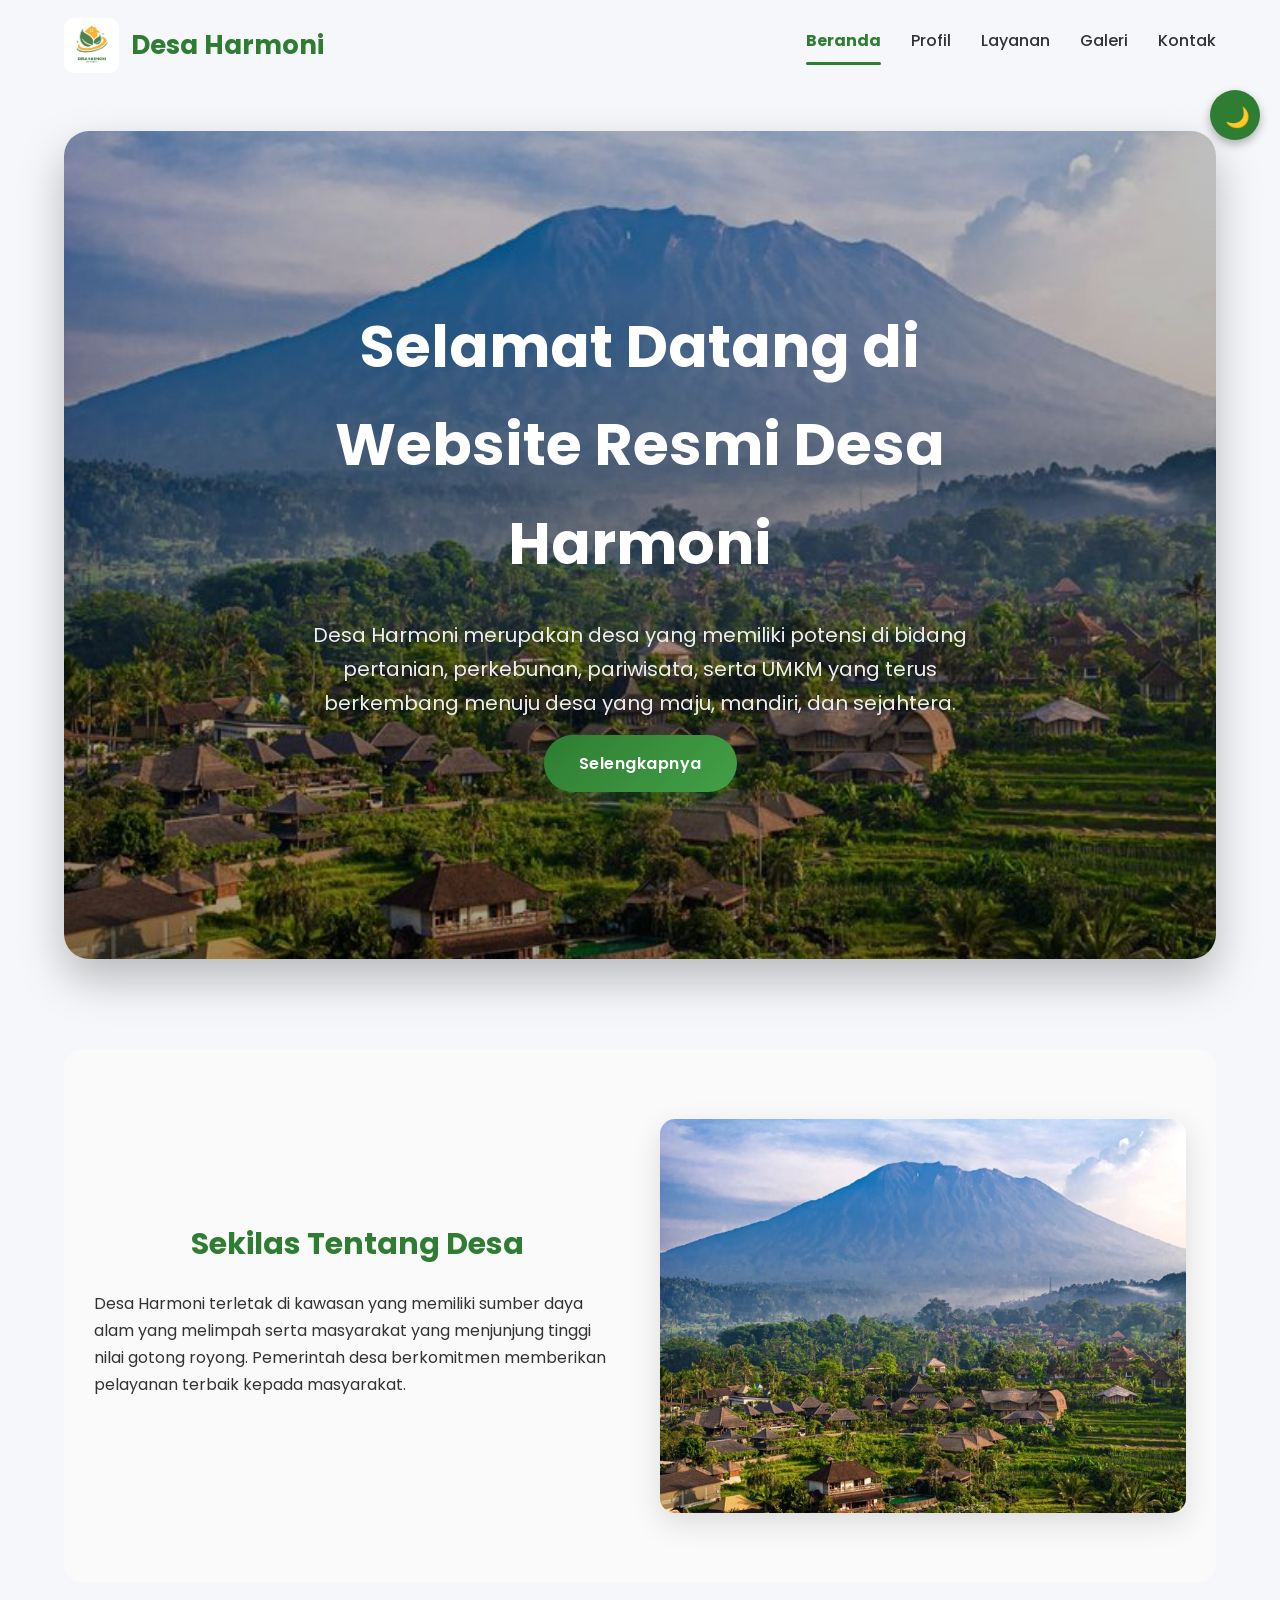
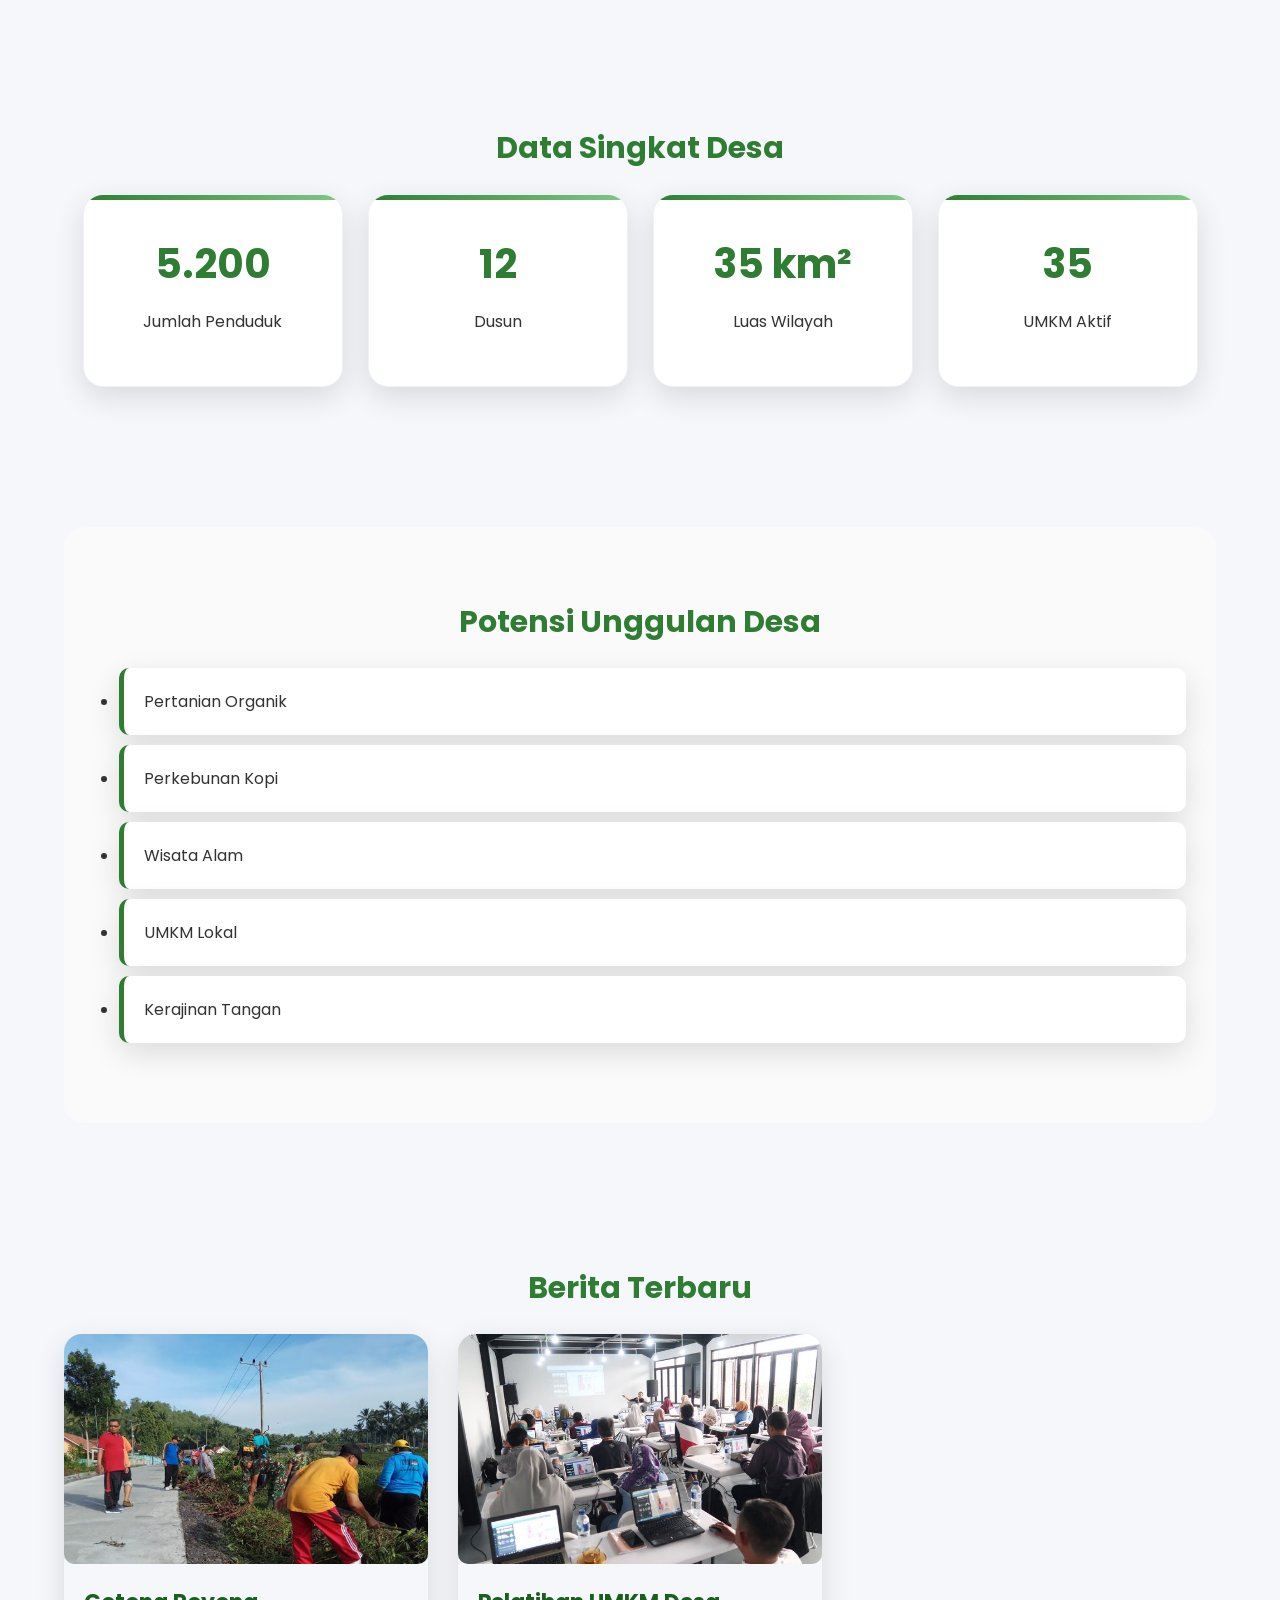
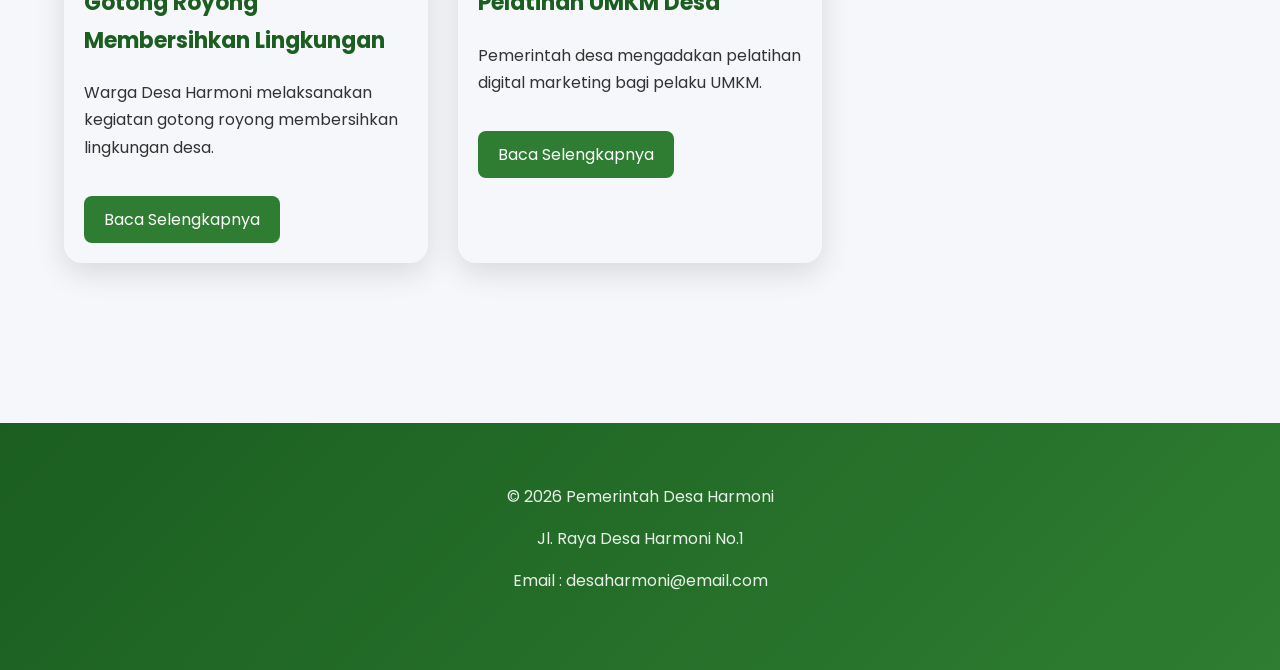
<file: index.html>
<!DOCTYPE html>
<html lang="id">

<head>
    <meta charset="UTF-8">
    <meta name="viewport" content="width=device-width, initial-scale=1.0">
    <title>Website Profil Desa Harmoni</title>

    <link rel="stylesheet" href="css/style.css">

    <link rel="preconnect" href="https://fonts.googleapis.com">
    <link rel="preconnect" href="https://fonts.gstatic.com" crossorigin>
    <link href="https://fonts.googleapis.com/css2?family=Poppins:wght@300;400;500;600;700&display=swap"
        rel="stylesheet">
</head>

<body>

    <header>

        <nav class="navbar">

            <div class="logo">
                <img src="images/Logo Desa Harmoni.png" alt="Logo Desa">

                <h1>Desa Harmoni</h1>
            </div>

            <ul class="menu">
                <li><a href="index.html" class="active">Beranda</a></li>
                <li><a href="profil.html">Profil</a></li>
                <li><a href="layanan.html">Layanan</a></li>
                <li><a href="galeri.html">Galeri</a></li>
                <li><a href="kontak.html">Kontak</a></li>
            </ul>

            <button id="menu-button">
            </button>

        </nav>

    </header>

    <main>

        <section class="hero">

            <article class="hero-text">

                <h2>Selamat Datang di Website Resmi Desa Harmoni</h2>

                <p>

                    Desa Harmoni merupakan desa yang memiliki potensi di bidang
                    pertanian, perkebunan, pariwisata, serta UMKM yang terus
                    berkembang menuju desa yang maju, mandiri, dan sejahtera.

                </p>

                <a href="profil.html" class="btn">
                    Selengkapnya
                </a>

            </article>

        </section>


        <section class="tentang-singkat">

            <article>

                <h2>Sekilas Tentang Desa</h2>

                <p>

                    Desa Harmoni terletak di kawasan yang memiliki sumber daya
                    alam yang melimpah serta masyarakat yang menjunjung tinggi
                    nilai gotong royong. Pemerintah desa berkomitmen memberikan
                    pelayanan terbaik kepada masyarakat.

                </p>

            </article>

            <aside>

                <img src="images/Pemandangan Desa.jpg"
                    alt="Pemandangan Desa Harmoni">

            </aside>

        </section>


        <section class="statistik">

            <h2>Data Singkat Desa</h2>

            <div class="card-container">

                <article class="card">

                    <h3>5.200</h3>

                    <p>Jumlah Penduduk</p>

                </article>

                <article class="card">

                    <h3>12</h3>

                    <p>Dusun</p>

                </article>

                <article class="card">

                    <h3>35 km²</h3>

                    <p>Luas Wilayah</p>

                </article>

                <article class="card">

                    <h3>35</h3>

                    <p>UMKM Aktif</p>

                </article>

            </div>

        </section>

        <section class="potensi">

            <h2>Potensi Unggulan Desa</h2>

            <ul>

                <li>Pertanian Organik</li>

                <li>Perkebunan Kopi</li>

                <li>Wisata Alam</li>

                <li>UMKM Lokal</li>

                <li>Kerajinan Tangan</li>

            </ul>

        </section>

        <section class="berita">

            <h2>Berita Terbaru</h2>

            <div class="berita-container">

                <article class="berita-card">

                    <img src="images/Gotong Royong Desa.jpg" alt="Berita Desa">

                    <h3>Gotong Royong Membersihkan Lingkungan</h3>

                    <p>

                        Warga Desa Harmoni melaksanakan kegiatan gotong royong
                        membersihkan lingkungan desa.

                    </p>

                    <a href="galeri.html">Baca Selengkapnya</a>

                </article>

                <article class="berita-card">

                    <img src="images/Pelatihan Digital Marketing.jpg" alt="Pelatihan UMKM">

                    <h3>Pelatihan UMKM Desa</h3>

                    <p>

                        Pemerintah desa mengadakan pelatihan digital marketing
                        bagi pelaku UMKM.

                    </p>

                    <a href="galeri.html">Baca Selengkapnya</a>

                </article>

            </div>

        </section>

    </main>

    <footer>

        <p>
            © 2026 Pemerintah Desa Harmoni
        </p>

        <p>
            Alamat : Jl. Raya Desa Harmoni No.1
        </p>

        <p>
            Email : desaharmoni@email.com
        </p>

    </footer>

    <script src="js/script.js"></script>

</body>

</html>
</file>
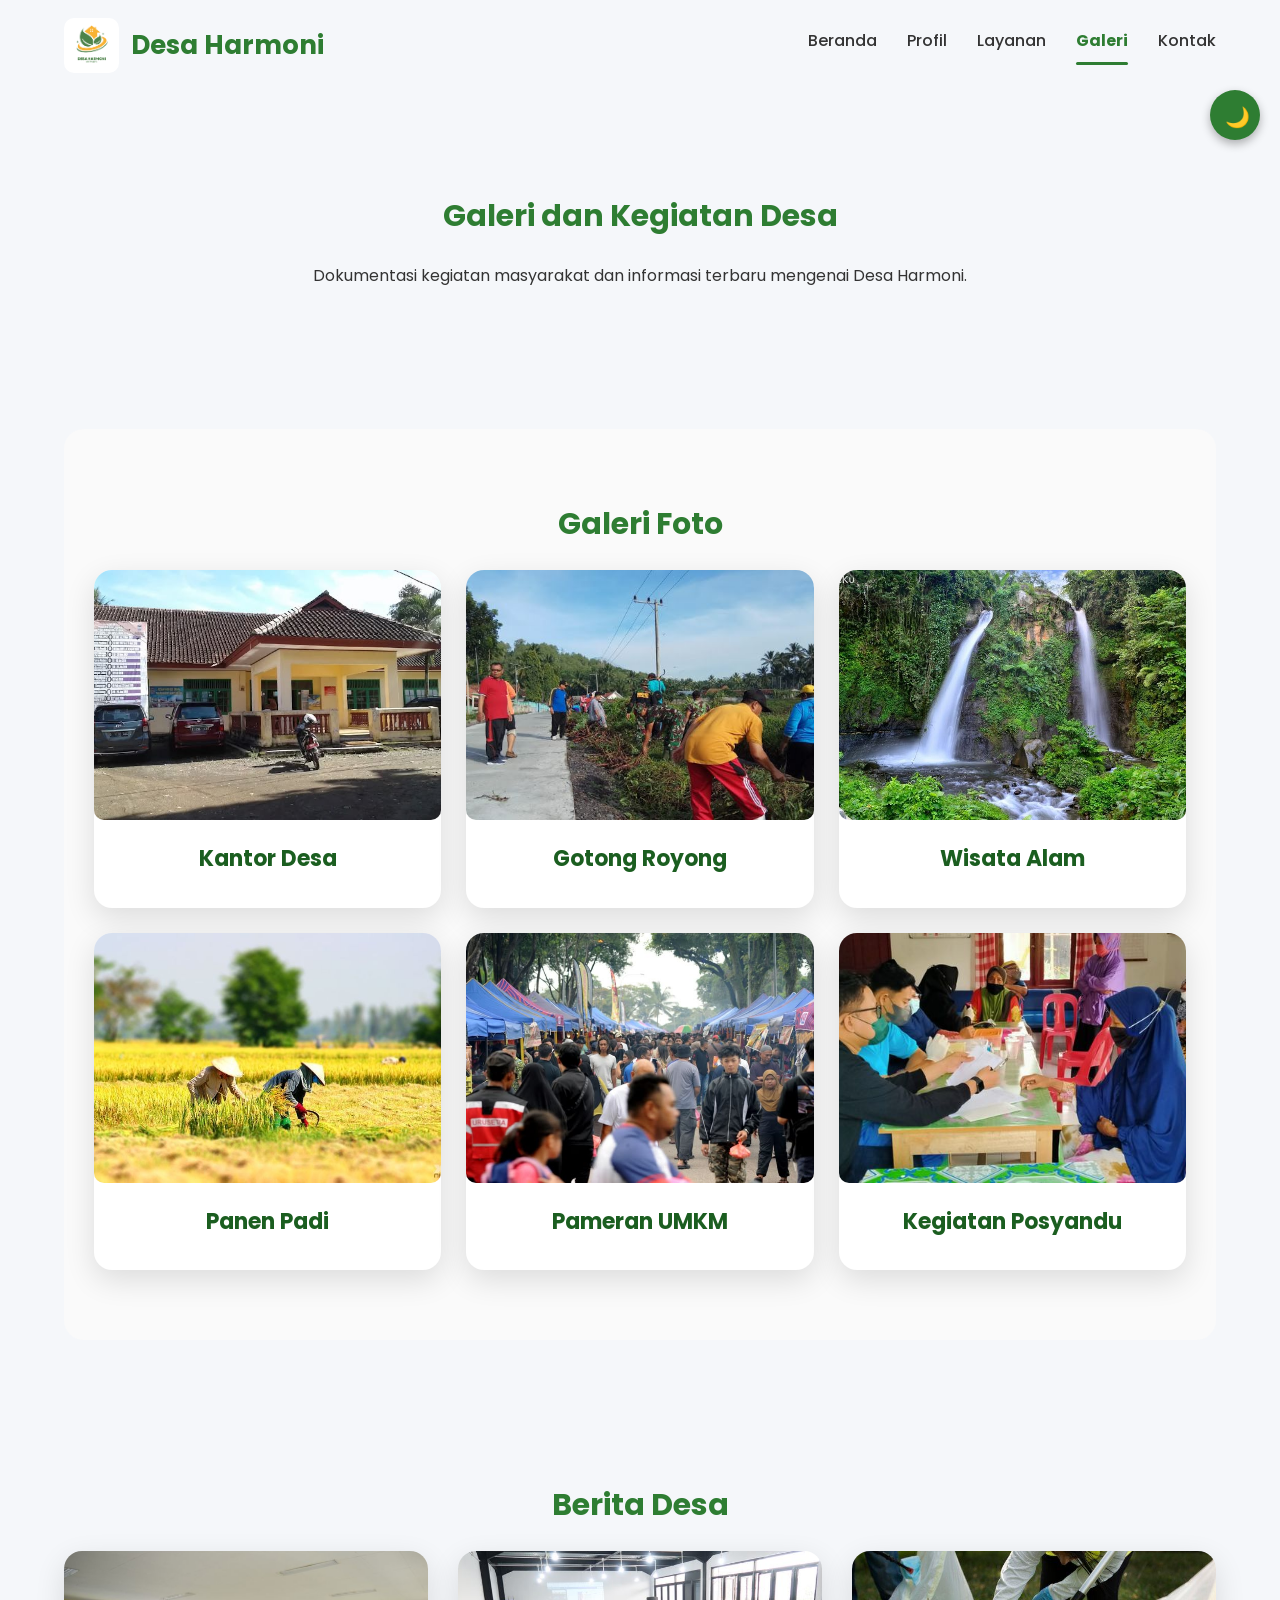
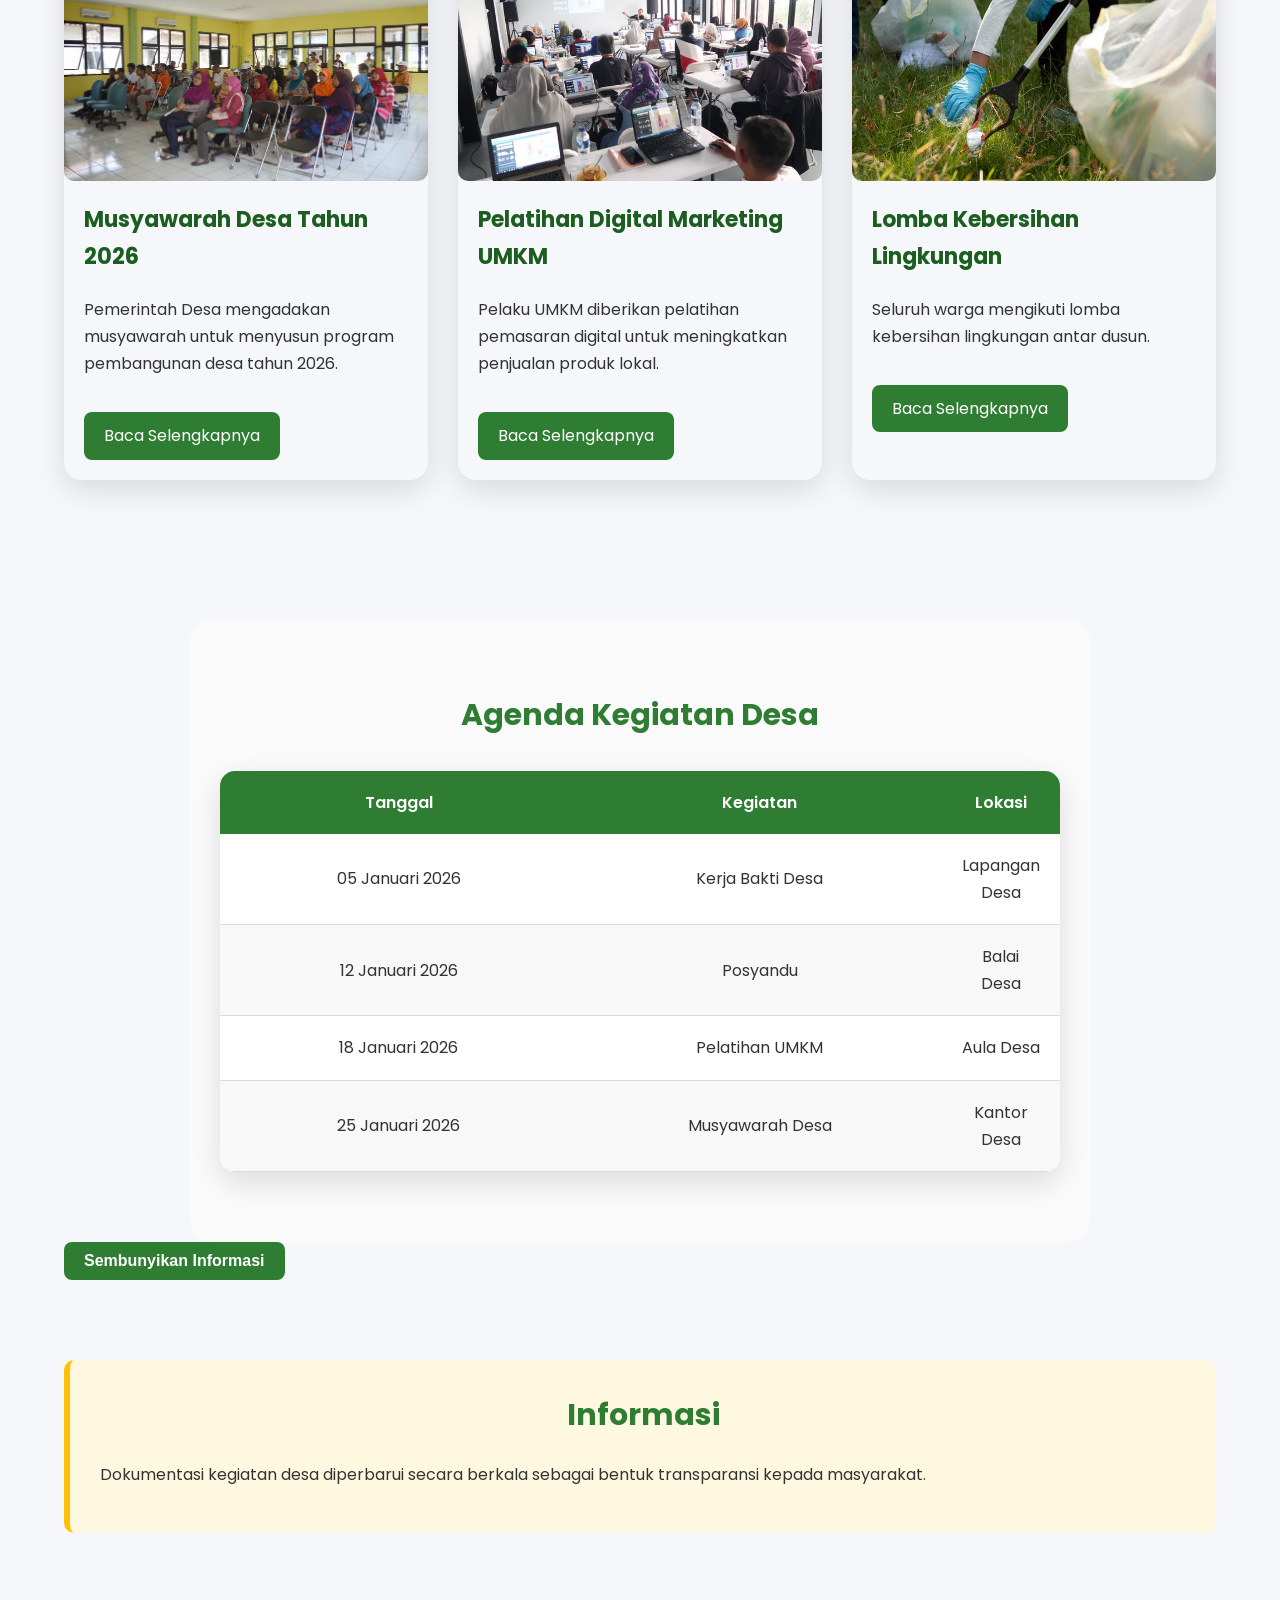
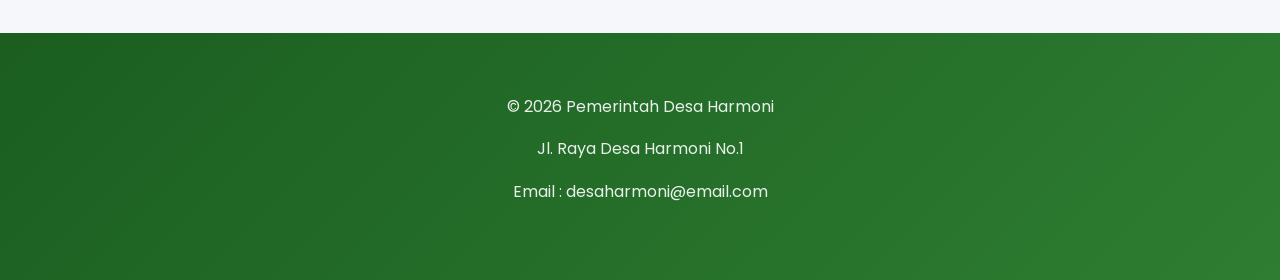
<file: galeri.html>
<!DOCTYPE html>
<html lang="id">

<head>

    <meta charset="UTF-8">

    <meta name="viewport" content="width=device-width, initial-scale=1.0">

    <title>Galeri Desa Harmoni</title>

    <link rel="stylesheet" href="css/style.css">

    <link rel="preconnect" href="https://fonts.googleapis.com">

    <link rel="preconnect" href="https://fonts.gstatic.com" crossorigin>

    <link href="https://fonts.googleapis.com/css2?family=Poppins:wght@300;400;500;600;700&display=swap"
        rel="stylesheet">

</head>

<body>


    <header>

        <nav class="navbar">

            <div class="logo">

                <img src="images/Logo Desa Harmoni.png" alt="Logo Desa">

                <h1>Desa Harmoni</h1>

            </div>

            <ul class="menu">

                <li><a href="index.html">Beranda</a></li>

                <li><a href="profil.html">Profil</a></li>

                <li><a href="layanan.html">Layanan</a></li>

                <li><a href="galeri.html" class="active">Galeri</a></li>

                <li><a href="kontak.html">Kontak</a></li>

            </ul>

            <button id="menu-button">☰</button>

        </nav>

    </header>


    <main>

        <section class="page-header">

            <h2>Galeri dan Kegiatan Desa</h2>

            <p>

                Dokumentasi kegiatan masyarakat dan informasi terbaru
                mengenai Desa Harmoni.

            </p>

        </section>


        <section class="galeri">

            <h2>Galeri Foto</h2>

            <div class="gallery-container">

                <article class="gallery-card">

                    <img src="images/Kantor Desa Harmoni.jpg" alt="Kantor Desa">

                    <h3>Kantor Desa</h3>

                </article>

                <article class="gallery-card">

                    <img src="images/Gotong Royong Desa.jpg" alt="Gotong Royong">

                    <h3>Gotong Royong</h3>

                </article>

                <article class="gallery-card">

                    <img src="images/Wisata Alam Desa.jpg" alt="Wisata Desa">

                    <h3>Wisata Alam</h3>

                </article>

                <article class="gallery-card">

                    <img src="images/Panen Padi Desa.jpg" alt="Panen Padi">

                    <h3>Panen Padi</h3>

                </article>

                <article class="gallery-card">

                    <img src="images/Pameran UMKM.jpg" alt="UMKM">

                    <h3>Pameran UMKM</h3>

                </article>

                <article class="gallery-card">

                    <img src="images/Posyandu.jpg" alt="Posyandu">

                    <h3>Kegiatan Posyandu</h3>

                </article>

            </div>

        </section>

        <section class="berita">

            <h2>Berita Desa</h2>

            <div class="berita-container">

                <article class="berita-card">

                    <img src="images/Musyawarah.jpg" alt="Berita 1">

                    <h3>Musyawarah Desa Tahun 2026</h3>

                    <p>

                        Pemerintah Desa mengadakan musyawarah untuk
                        menyusun program pembangunan desa tahun 2026.

                    </p>

                    <a href="#">Baca Selengkapnya</a>

                </article>

                <article class="berita-card">

                    <img src="images/Pelatihan Digital Marketing.jpg" alt="Berita 2">

                    <h3>Pelatihan Digital Marketing UMKM</h3>

                    <p>

                        Pelaku UMKM diberikan pelatihan pemasaran digital
                        untuk meningkatkan penjualan produk lokal.

                    </p>

                    <a href="#">Baca Selengkapnya</a>

                </article>

                <article class="berita-card">

                    <img src="images/Lomba Kebersihan.jpg" alt="Berita 3">

                    <h3>Lomba Kebersihan Lingkungan</h3>

                    <p>

                        Seluruh warga mengikuti lomba kebersihan lingkungan
                        antar dusun.

                    </p>

                    <a href="#">Baca Selengkapnya</a>

                </article>

            </div>

        </section>

        <section class="agenda">

            <h2>Agenda Kegiatan Desa</h2>

            <table>

                <thead>

                    <tr>

                        <th>Tanggal</th>

                        <th>Kegiatan</th>

                        <th>Lokasi</th>

                    </tr>

                </thead>

                <tbody>

                    <tr>

                        <td>05 Januari 2026</td>

                        <td>Kerja Bakti Desa</td>

                        <td>Lapangan Desa</td>

                    </tr>

                    <tr>

                        <td>12 Januari 2026</td>

                        <td>Posyandu</td>

                        <td>Balai Desa</td>

                    </tr>

                    <tr>

                        <td>18 Januari 2026</td>

                        <td>Pelatihan UMKM</td>

                        <td>Aula Desa</td>

                    </tr>

                    <tr>

                        <td>25 Januari 2026</td>

                        <td>Musyawarah Desa</td>

                        <td>Kantor Desa</td>

                    </tr>

                </tbody>

            </table>

        </section>

        

        <aside class="informasi">

            <h2>Informasi</h2>

            <p>

                Dokumentasi kegiatan desa diperbarui secara berkala sebagai
                bentuk transparansi kepada masyarakat.

            </p>

        </aside>

    </main>

    

    <footer>

        <p>© 2026 Pemerintah Desa Harmoni</p>

        <p>Jl. Raya Desa Harmoni No.1</p>

        <p>Email : desaharmoni@email.com</p>

    </footer>

    <script src="js/script.js"></script>

</body>

</html>
</file>
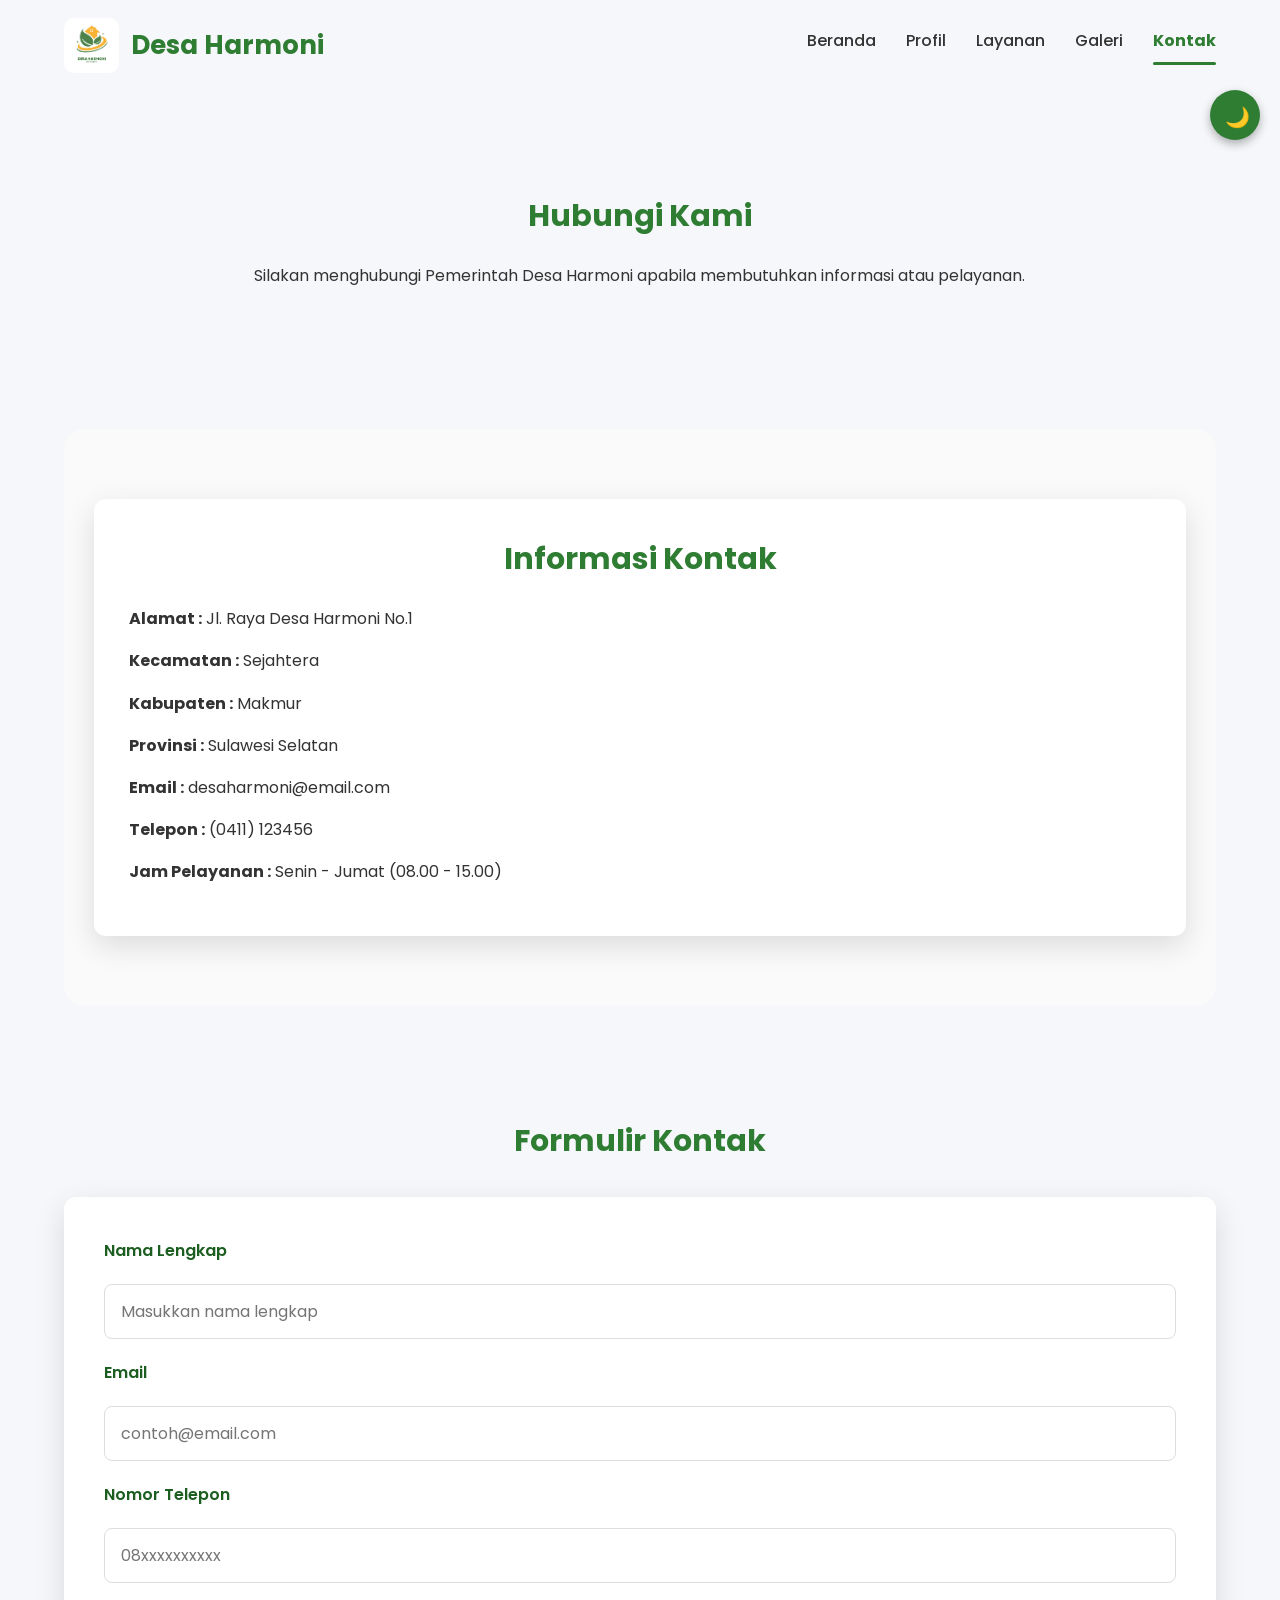
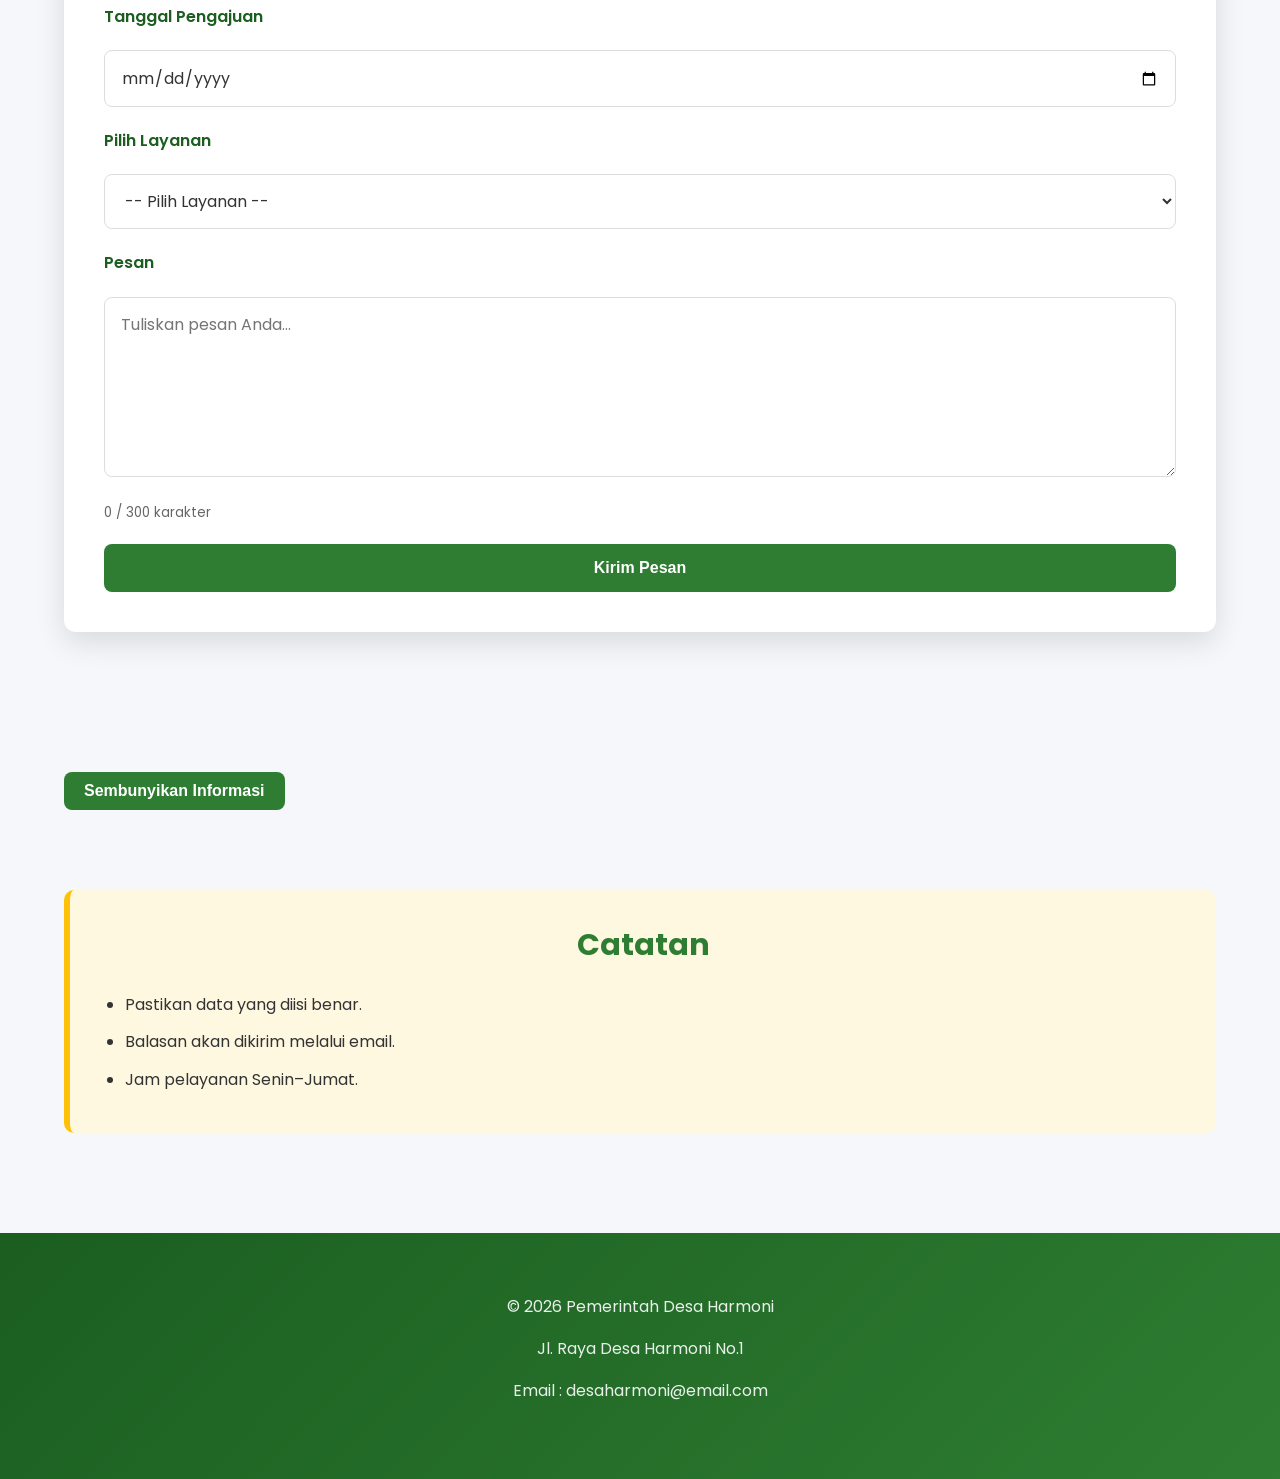
<file: kontak.html>
<!DOCTYPE html>
<html lang="id">

<head>

    <meta charset="UTF-8">

    <meta name="viewport" content="width=device-width, initial-scale=1.0">

    <title>Kontak Desa Harmoni</title>

    <link rel="stylesheet" href="css/style.css">

    <link rel="preconnect" href="https://fonts.googleapis.com">

    <link rel="preconnect" href="https://fonts.gstatic.com" crossorigin>

    <link href="https://fonts.googleapis.com/css2?family=Poppins:wght@300;400;500;600;700&display=swap"
        rel="stylesheet">

</head>

<body>

    <header>

        <nav class="navbar">

            <div class="logo">

                <img src="images/Logo Desa Harmoni.png" alt="Logo Desa">

                <h1>Desa Harmoni</h1>

            </div>

            <ul class="menu">

                <li><a href="index.html">Beranda</a></li>

                <li><a href="profil.html">Profil</a></li>

                <li><a href="layanan.html">Layanan</a></li>

                <li><a href="galeri.html">Galeri</a></li>

                <li><a href="kontak.html" class="active">Kontak</a></li>

            </ul>

            <button id="menu-button">☰</button>

        </nav>

    </header>


    <main>

        <section class="page-header">

            <h2>Hubungi Kami</h2>

            <p>

                Silakan menghubungi Pemerintah Desa Harmoni apabila
                membutuhkan informasi atau pelayanan.

            </p>

        </section>

        <section class="kontak-info">

            <article>

                <h2>Informasi Kontak</h2>

                <p><strong>Alamat :</strong> Jl. Raya Desa Harmoni No.1</p>

                <p><strong>Kecamatan :</strong> Sejahtera</p>

                <p><strong>Kabupaten :</strong> Makmur</p>

                <p><strong>Provinsi :</strong> Sulawesi Selatan</p>

                <p><strong>Email :</strong> desaharmoni@email.com</p>

                <p><strong>Telepon :</strong> (0411) 123456</p>

                <p><strong>Jam Pelayanan :</strong> Senin - Jumat (08.00 - 15.00)</p>

            </article>

        </section>

        <section class="form-section">

            <h2>Formulir Kontak</h2>

            <form id="contactForm">

                <label for="nama">Nama Lengkap</label>

                <input
                    type="text"
                    id="nama"
                    name="nama"
                    placeholder="Masukkan nama lengkap"
                    required
                    minlength="3"
                    maxlength="50">

                <label for="email">Email</label>

                <input
                    type="email"
                    id="email"
                    name="email"
                    placeholder="contoh@email.com"
                    required>


                <label for="telepon">Nomor Telepon</label>

                <input
                    type="tel"
                    id="telepon"
                    name="telepon"
                    placeholder="08xxxxxxxxxx"
                    pattern="[0-9]{10,13}"
                    required>

                <label for="tanggal">Tanggal Pengajuan</label>

                <input
                    type="date"
                    id="tanggal"
                    name="tanggal"
                    required>

                <label for="layanan">Pilih Layanan</label>

                <select id="layanan" required>

                    <option value="">-- Pilih Layanan --</option>

                    <option>Surat Domisili</option>

                    <option>Surat Keterangan Usaha</option>

                    <option>Surat Kelahiran</option>

                    <option>Surat Kematian</option>

                    <option>Lainnya</option>

                </select>

                <label for="pesan">Pesan</label>

                <textarea
                    id="pesan"
                    name="pesan"
                    rows="6"
                    placeholder="Tuliskan pesan Anda..."
                    required
                    minlength="10"
                    maxlength="300"></textarea>

                <button type="submit">

                    Kirim Pesan

                </button>

            </form>

        </section>

        <aside class="informasi">

            <h2>Catatan</h2>

            <ul>

                <li>Pastikan data yang diisi benar.</li>

                <li>Balasan akan dikirim melalui email.</li>

                <li>Jam pelayanan Senin–Jumat.</li>

            </ul>

        </aside>

    </main>

    <footer>

        <p>© 2026 Pemerintah Desa Harmoni</p>

        <p>Jl. Raya Desa Harmoni No.1</p>

        <p>Email : desaharmoni@email.com</p>

    </footer>

    <script src="js/script.js"></script>

</body>

</html>
</file>
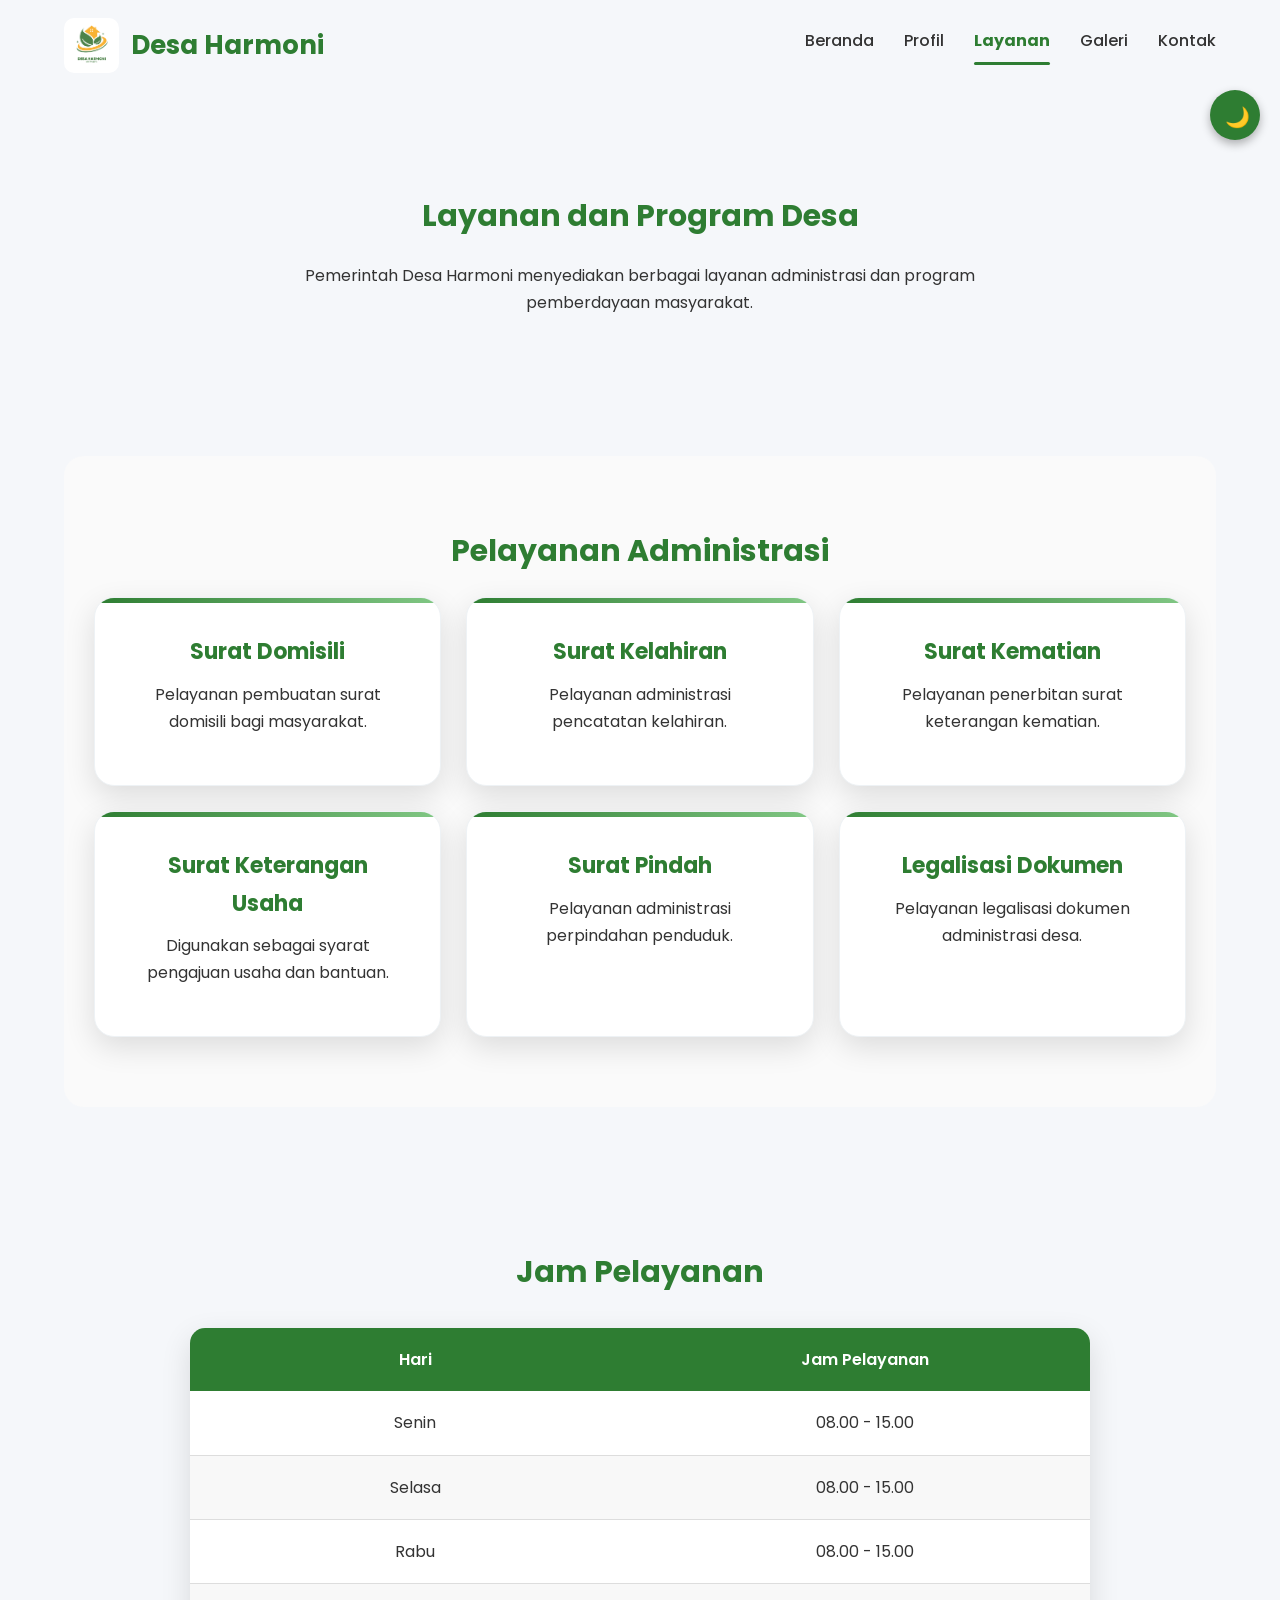
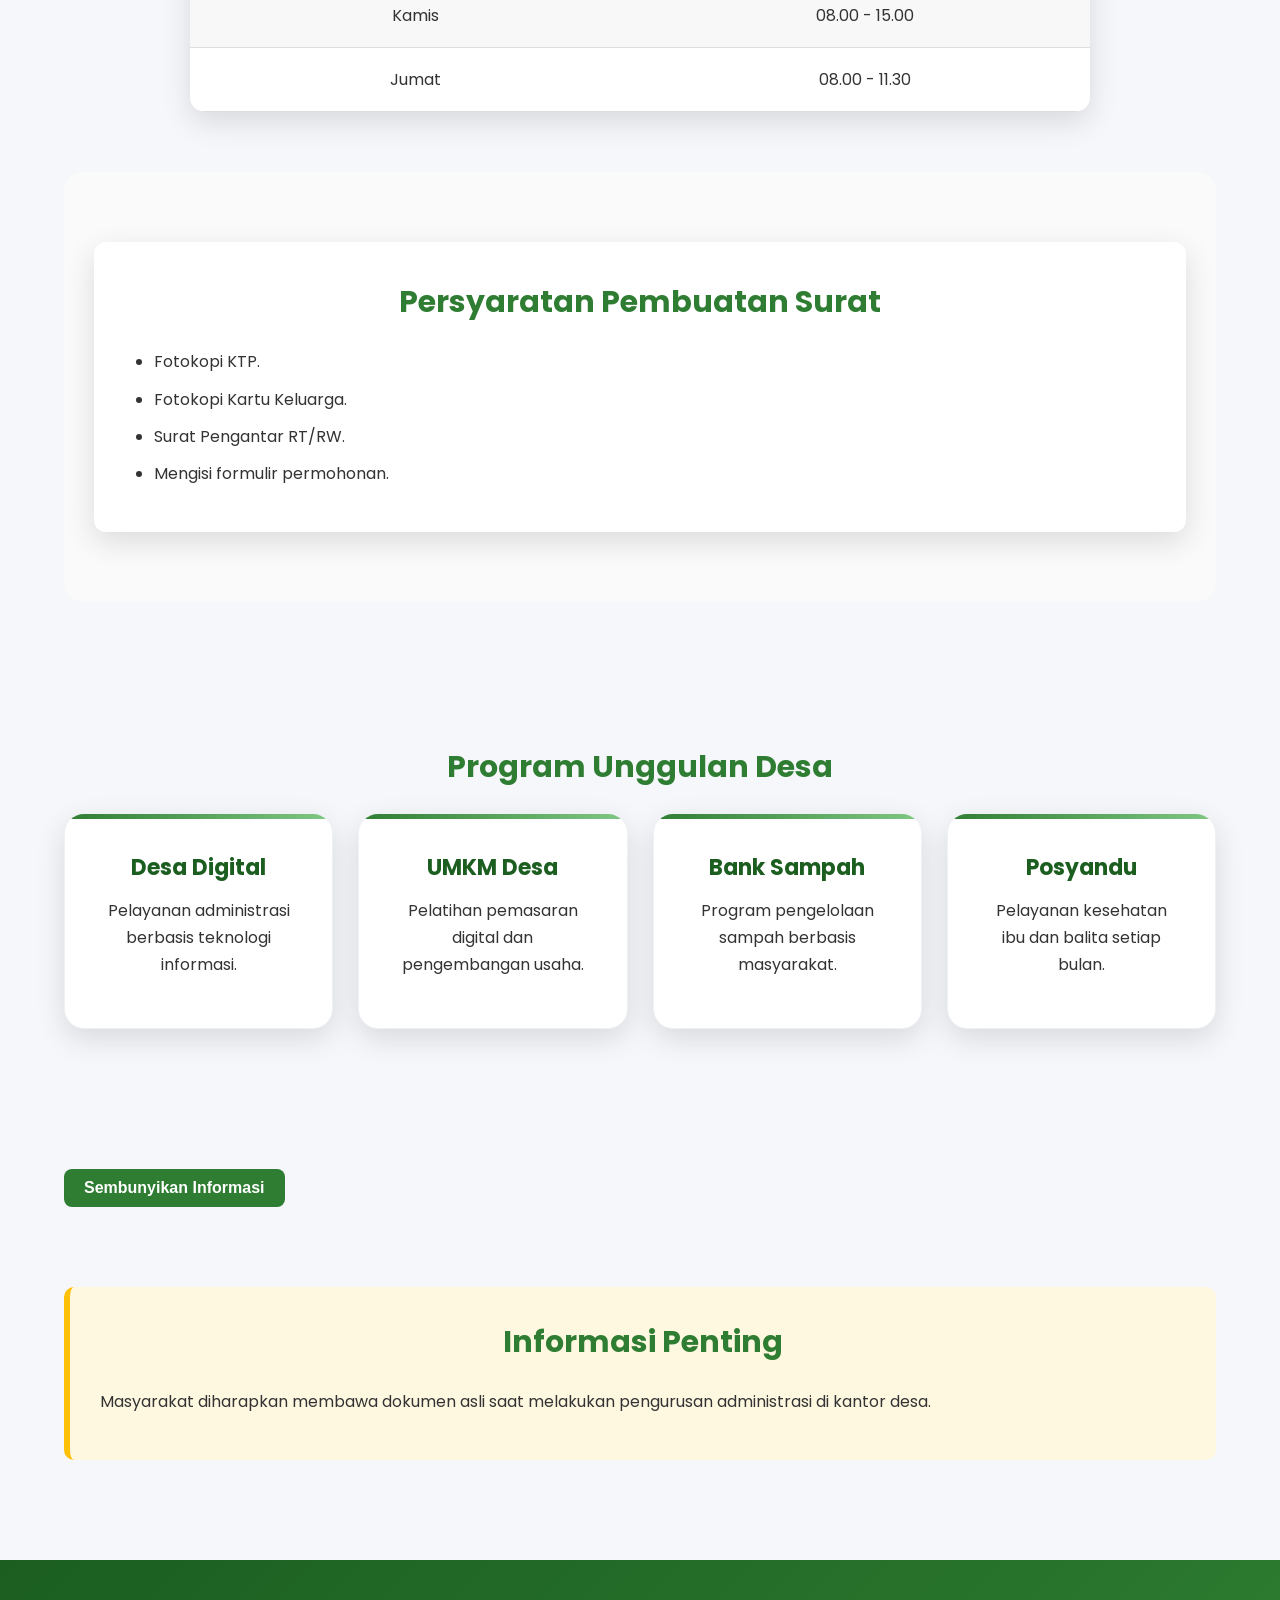
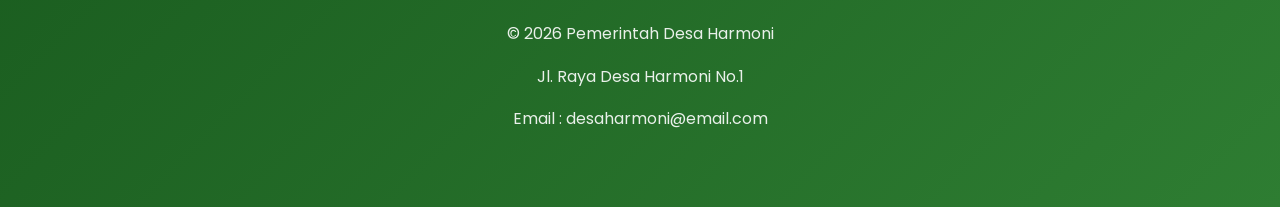
<file: layanan.html>
<!DOCTYPE html>
<html lang="id">

<head>

    <meta charset="UTF-8">

    <meta name="viewport" content="width=device-width, initial-scale=1.0">

    <title>Layanan Desa Harmoni</title>

    <link rel="stylesheet" href="css/style.css">

    <link rel="preconnect" href="https://fonts.googleapis.com">

    <link rel="preconnect" href="https://fonts.gstatic.com" crossorigin>

    <link href="https://fonts.googleapis.com/css2?family=Poppins:wght@300;400;500;600;700&display=swap"
        rel="stylesheet">

</head>

<body>

    <header>

        <nav class="navbar">

            <div class="logo">

                <img src="images/Logo Desa Harmoni.png" alt="Logo Desa">

                <h1>Desa Harmoni</h1>

            </div>

            <ul class="menu">

                <li><a href="index.html">Beranda</a></li>

                <li><a href="profil.html">Profil</a></li>

                <li><a href="layanan.html" class="active">Layanan</a></li>

                <li><a href="galeri.html">Galeri</a></li>

                <li><a href="kontak.html">Kontak</a></li>

            </ul>

            <button id="menu-button">☰</button>

        </nav>

    </header>

    <main>


        <section class="page-header">

            <h2>Layanan dan Program Desa</h2>

            <p>

                Pemerintah Desa Harmoni menyediakan berbagai layanan administrasi
                dan program pemberdayaan masyarakat.

            </p>

        </section>


        <section class="layanan">

            <h2>Pelayanan Administrasi</h2>

            <div class="card-container">

                <article class="card">

                    <h3>Surat Domisili</h3>

                    <p>
                        Pelayanan pembuatan surat domisili bagi masyarakat.
                    </p>

                </article>

                <article class="card">

                    <h3>Surat Kelahiran</h3>

                    <p>
                        Pelayanan administrasi pencatatan kelahiran.
                    </p>

                </article>

                <article class="card">

                    <h3>Surat Kematian</h3>

                    <p>
                        Pelayanan penerbitan surat keterangan kematian.
                    </p>

                </article>

                <article class="card">

                    <h3>Surat Keterangan Usaha</h3>

                    <p>
                        Digunakan sebagai syarat pengajuan usaha dan bantuan.
                    </p>

                </article>

                <article class="card">

                    <h3>Surat Pindah</h3>

                    <p>
                        Pelayanan administrasi perpindahan penduduk.
                    </p>

                </article>

                <article class="card">

                    <h3>Legalisasi Dokumen</h3>

                    <p>
                        Pelayanan legalisasi dokumen administrasi desa.
                    </p>

                </article>

            </div>

        </section>

        <section class="agenda">

            <h2>Jam Pelayanan</h2>

            <table>

                <thead>

                    <tr>

                        <th>Hari</th>

                        <th>Jam Pelayanan</th>

                    </tr>

                </thead>

                <tbody>

                    <tr>

                        <td>Senin</td>

                        <td>08.00 - 15.00</td>

                    </tr>

                    <tr>

                        <td>Selasa</td>

                        <td>08.00 - 15.00</td>

                    </tr>

                    <tr>

                        <td>Rabu</td>

                        <td>08.00 - 15.00</td>

                    </tr>

                    <tr>

                        <td>Kamis</td>

                        <td>08.00 - 15.00</td>

                    </tr>

                    <tr>

                        <td>Jumat</td>

                        <td>08.00 - 11.30</td>

                    </tr>

                </tbody>

            </table>

        </section>

        <section class="persyaratan">

            <article>

                <h2>Persyaratan Pembuatan Surat</h2>

                <ul>

                    <li>Fotokopi KTP.</li>

                    <li>Fotokopi Kartu Keluarga.</li>

                    <li>Surat Pengantar RT/RW.</li>

                    <li>Mengisi formulir permohonan.</li>

                </ul>

            </article>

        </section>

        <section class="program">

            <h2>Program Unggulan Desa</h2>

            <div class="card-container">

                <article class="card">

                    <h3>Desa Digital</h3>

                    <p>

                        Pelayanan administrasi berbasis teknologi informasi.

                    </p>

                </article>

                <article class="card">

                    <h3>UMKM Desa</h3>

                    <p>

                        Pelatihan pemasaran digital dan pengembangan usaha.

                    </p>

                </article>

                <article class="card">

                    <h3>Bank Sampah</h3>

                    <p>

                        Program pengelolaan sampah berbasis masyarakat.

                    </p>

                </article>

                <article class="card">

                    <h3>Posyandu</h3>

                    <p>

                        Pelayanan kesehatan ibu dan balita setiap bulan.

                    </p>

                </article>

            </div>

        </section>

        <aside class="informasi">

            <h2>Informasi Penting</h2>

            <p>

                Masyarakat diharapkan membawa dokumen asli saat melakukan
                pengurusan administrasi di kantor desa.

            </p>

        </aside>

    </main>


    <footer>

        <p>© 2026 Pemerintah Desa Harmoni</p>

        <p>Jl. Raya Desa Harmoni No.1</p>

        <p>Email : desaharmoni@email.com</p>

    </footer>

    <script src="js/script.js"></script>

</body>

</html>
</file>
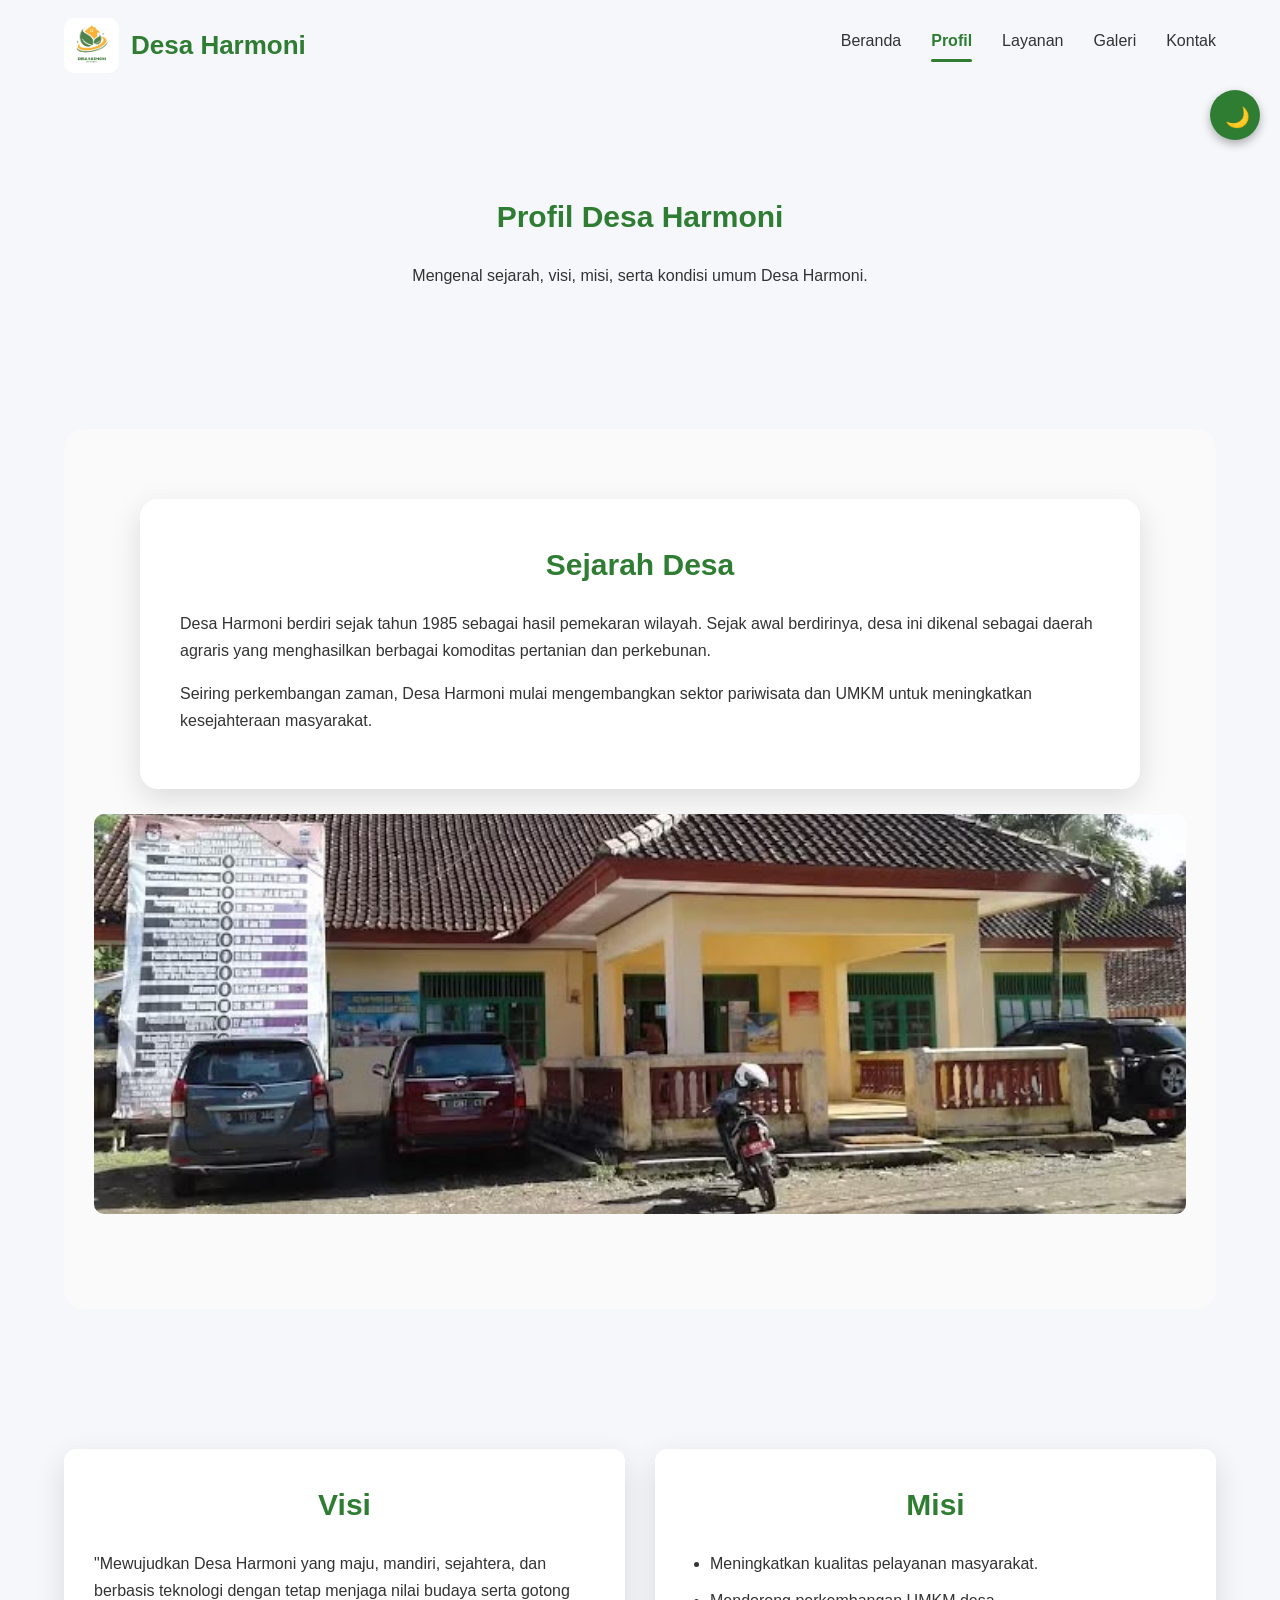
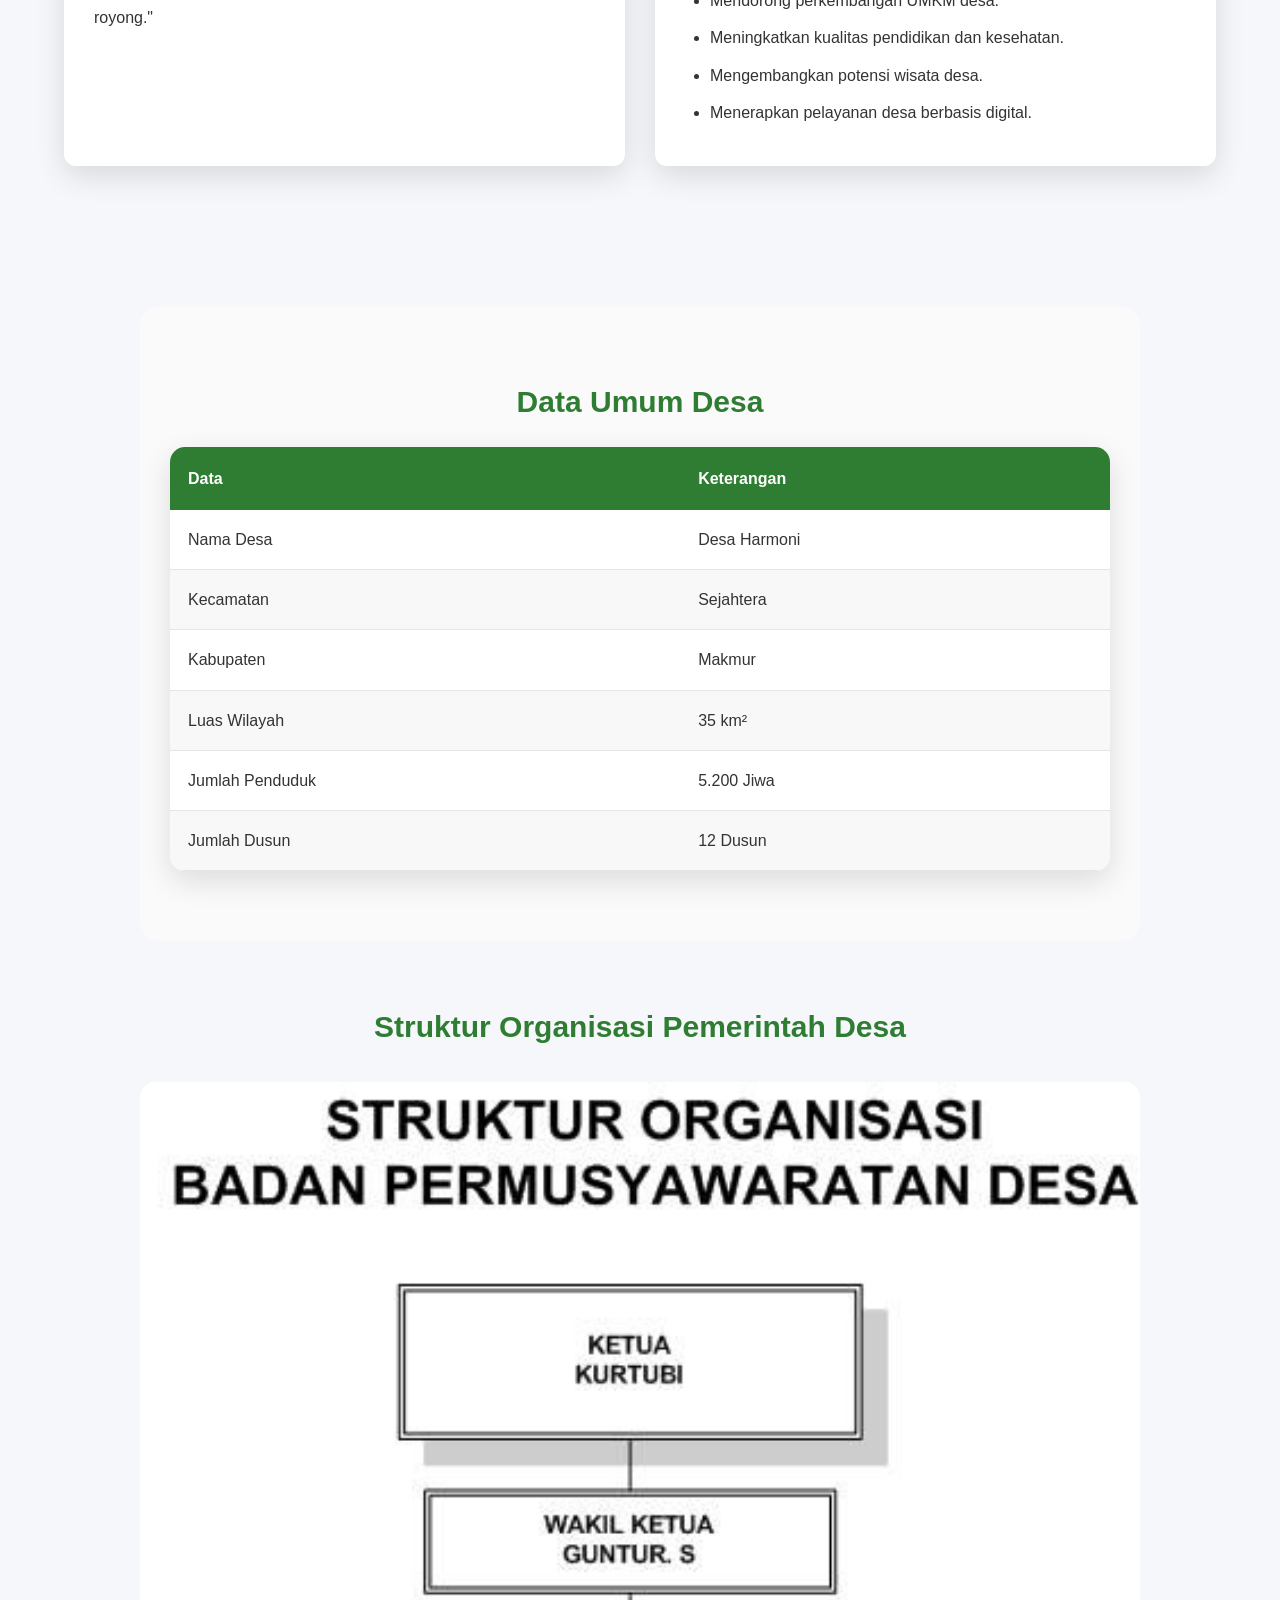
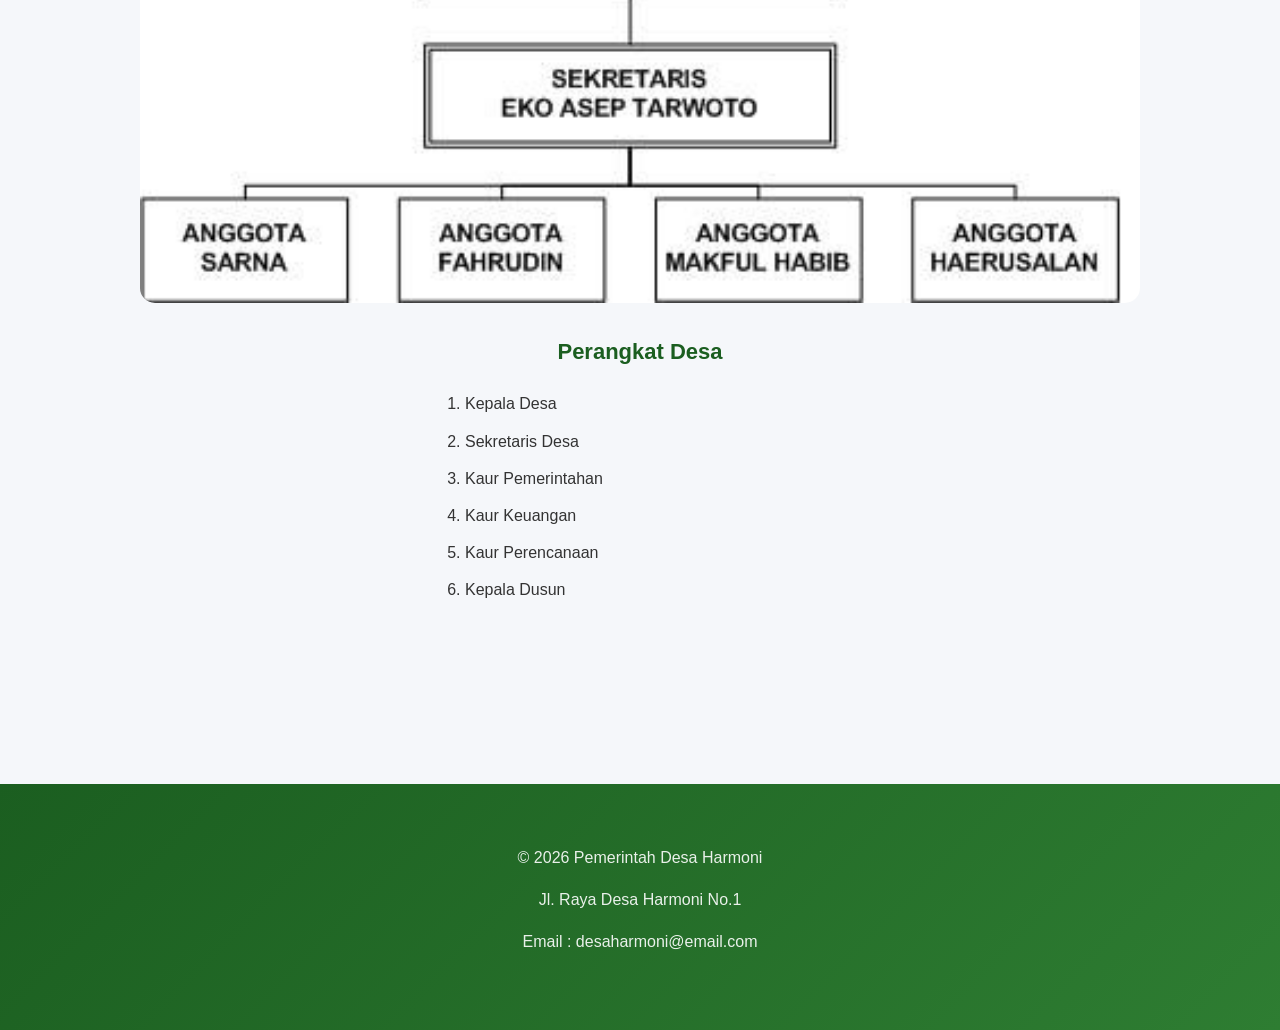
<file: profil.html>
<!DOCTYPE html>
<html lang="id">

<head>
    <meta charset="UTF-8">
    <meta name="viewport" content="width=device-width, initial-scale=1.0">
    <title>Profil Desa Harmoni</title>

    <link rel="stylesheet" href="css/style.css">
</head>

<body>

    <header>

        <nav class="navbar">

            <div class="logo">
                <img src="images/Logo Desa Harmoni.png" alt="Logo Desa">
                <h1>Desa Harmoni</h1>
            </div>

            <ul class="menu">
                <li><a href="index.html">Beranda</a></li>
                <li><a href="profil.html" class="active">Profil</a></li>
                <li><a href="layanan.html">Layanan</a></li>
                <li><a href="galeri.html">Galeri</a></li>
                <li><a href="kontak.html">Kontak</a></li>
            </ul>

            <button id="menu-button">
                ☰
            </button>

        </nav>

    </header>


    <main>

        <section class="page-header">

            <h2>Profil Desa Harmoni</h2>

            <p>
                Mengenal sejarah, visi, misi, serta kondisi umum Desa Harmoni.
            </p>

        </section>

        <section class="profil">

            <article>

                <h2>Sejarah Desa</h2>

                <p>
                    Desa Harmoni berdiri sejak tahun 1985 sebagai hasil
                    pemekaran wilayah. Sejak awal berdirinya, desa ini
                    dikenal sebagai daerah agraris yang menghasilkan berbagai
                    komoditas pertanian dan perkebunan.
                </p>

                <p>
                    Seiring perkembangan zaman, Desa Harmoni mulai
                    mengembangkan sektor pariwisata dan UMKM untuk meningkatkan
                    kesejahteraan masyarakat.
                </p>

            </article>

            <aside>

                <img src="images/Kantor Desa Harmoni.jpg" alt="Kantor Desa Harmoni">

            </aside>

        </section>

        <section class="visi-misi">

    <article>

        <h2>Visi</h2>

        <p>
            "Mewujudkan Desa Harmoni yang maju, mandiri,
            sejahtera, dan berbasis teknologi dengan tetap
            menjaga nilai budaya serta gotong royong."
        </p>

    </article>

    <article>

        <h2>Misi</h2>

        <ul>

            <li>Meningkatkan kualitas pelayanan masyarakat.</li>

            <li>Mendorong perkembangan UMKM desa.</li>

            <li>Meningkatkan kualitas pendidikan dan kesehatan.</li>

            <li>Mengembangkan potensi wisata desa.</li>

            <li>Menerapkan pelayanan desa berbasis digital.</li>

        </ul>

    </article>

</section>

        <section class="data-desa">

            <h2>Data Umum Desa</h2>

            <table>

                <thead>

                    <tr>

                        <th>Data</th>

                        <th>Keterangan</th>

                    </tr>

                </thead>

                <tbody>

                    <tr>

                        <td>Nama Desa</td>

                        <td>Desa Harmoni</td>

                    </tr>

                    <tr>

                        <td>Kecamatan</td>

                        <td>Sejahtera</td>

                    </tr>

                    <tr>

                        <td>Kabupaten</td>

                        <td>Makmur</td>

                    </tr>

                    <tr>

                        <td>Luas Wilayah</td>

                        <td>35 km²</td>

                    </tr>

                    <tr>

                        <td>Jumlah Penduduk</td>

                        <td>5.200 Jiwa</td>

                    </tr>

                    <tr>

                        <td>Jumlah Dusun</td>

                        <td>12 Dusun</td>

                    </tr>

                </tbody>

            </table>

        </section>

        <section class="organisasi">

            <article>
            <h2>Struktur Organisasi Pemerintah Desa</h2>

            <img src="images/Struktur Organisasi Desa.jpg"
                alt="Struktur Organisasi Desa">

            <h3>Perangkat Desa</h3>

            <ol>

                <li>Kepala Desa</li>

                <li>Sekretaris Desa</li>

                <li>Kaur Pemerintahan</li>

                <li>Kaur Keuangan</li>

                <li>Kaur Perencanaan</li>

                <li>Kepala Dusun</li>

            </ol>
            </article>
        </section>

    </main>


    <footer>

        <p>&copy; 2026 Pemerintah Desa Harmoni</p>

        <p>Jl. Raya Desa Harmoni No. 1</p>

        <p>Email : desaharmoni@email.com</p>

    </footer>

    <script src="js/script.js"></script>

</body>

</html>
</file>
<file: css/style.css>
*{
    margin:0;
    padding:0;
    box-sizing:border-box;
}

html{
    scroll-behavior:smooth;
}

body{
    font-family:'Poppins',sans-serif;
    background:var(--bg);
    color:var(--text);
    line-height:1.7;
}

:root{
    --primary:#2E7D32;
    --secondary:#43A047;
    --dark:#1B5E20;

    --bg:#F5F7FA;
    --section:#FAFAFA;
    --card:#FFFFFF;
    --text:#333333;
    --border:#DDDDDD;
    --table:#F9F9F9;

    --shadow:0 10px 30px rgba(0,0,0,.12);
    --shadow-hover:0 18px 40px rgba(0,0,0,.18);
}

h1{
    font-size:32px;
    color:var(--primary);
    margin-bottom:15px;
}

h2{
    font-size:30px;
    color:var(--primary);
    margin-bottom:20px;
    text-align:center;
}

h3{
    font-size:22px;
    color:var(--dark);
    margin-bottom:10px;
}

p{
    margin-bottom:15px;
    color:inherit;
}


ul{
    padding-left:25px;
}

li{
    margin-bottom:10px;
}

a{
    text-decoration:none;
    color:inherit;
}

img{
    max-width:100%;
    display:block;
}

header{
    position: sticky;
    top: 0;
    z-index: 1000;
    background: transparent;
    transition: .3s;
}

header.scrolled{
    background: rgba(27,94,32,.95);
    backdrop-filter: blur(12px);
    box-shadow: 0 5px 20px rgba(0,0,0,.15);
}

header.scrolled .logo h1,
header.scrolled .menu a{
    color: white;
}

.navbar{
    width:90%;
    margin:auto;
    display:flex;
    justify-content:space-between;
    align-items:center;
    padding:18px 0;
}

.logo{
    display:flex;
    align-items:center;
    gap:12px;
}

.logo img{
    width:55px;
}

.logo h1{
    font-size:26px;
    margin:0;
}

.menu{
    display:flex;
    list-style:none;
    gap:30px;
}

.menu li{
    list-style:none;
}

.menu a{
    position:relative;
    font-weight:500;
    color:inherit;
    padding:8px 0;
    transition:.3s;
}

.menu a:hover{
    color:var(--primary);
}

.menu a::after{
    content:"";
    position:absolute;
    left:0;
    bottom:-5px;
    width:0;
    height:3px;
    background:var(--primary);
    border-radius:20px;
    transition:.3s;
}

.menu a.active::after{
    width:100%;
}

.menu a.active{
    color:var(--primary);
    font-weight:700;
}

#menu-button{
    display:none;
    background:none;
    border:none;
    font-size:30px;
    cursor:pointer;
}


main{
    width:90%;
    margin:40px auto;
}

.hero{
    min-height:92vh;
    display:flex;
    align-items:center;
    justify-content:center;
    text-align:center;
    border-radius:25px;
    overflow:hidden;
    background:
    linear-gradient(rgba(0,0,0,.25),
    rgba(0,0,0,.35)),
    url("../images/Pemandangan Desa.jpg");
    background-size:cover;
    background-position:center;
    box-shadow:0 20px 45px rgba(0,0,0,.25);
    margin-bottom:90px;
}

.hero-text{
    width:60%;
    animation:fadeUp 1s ease;
}

.hero-text h2{
    font-size:58px;
    margin-bottom:25px;
    color:white;
}

.hero-text p{
    font-size:20px;
    color:#eee;
}

.btn{
display:inline-block;
padding:15px 35px;
background:linear-gradient(135deg,#2E7D32,#43A047);
border-radius:50px;
font-weight:600;
letter-spacing:.5px;
color:white;
transition:.35s;
box-shadow:0 10px 25px rgba(46,125,50,.35);
}

.btn:hover{
transform:translateY(-5px);
box-shadow:0 20px 35px rgba(46,125,50,.4);
}

.page-header{
    text-align:center;
    padding:60px 20px;
}

.page-header p{
    width:70%;
    margin:auto;
}


section{
    margin-bottom:80px;
    padding:60px 0;
}

section:nth-child(even){
    background:var(--section);
    border-radius:20px;
    padding:70px 30px;
}

.tentang-singkat{
    display:flex;
    justify-content:space-between;
    align-items:center;
    gap:40px;
}

.tentang-singkat article{
    flex:1;
}

.tentang-singkat aside{
    flex:1;
}

.tentang-singkat img{
    border-radius:15px;
    box-shadow:var(--shadow);
}

.card-container{
    display:flex;
    gap:25px;
    flex-wrap:wrap;
    justify-content:center;
}

.card::before{
content:"";
position:absolute;
top:0;
left:0;
width:100%;
height:5px;
background:linear-gradient(to right,#2E7D32,#81C784);
}

.card{
background:var(--card);
padding:35px;
border-radius:20px;
box-shadow:var(--shadow);
transition:.35s;
border:1px solid #eef2f5;
overflow:hidden;
position:relative;
min-width: 260px;
}

.card:hover{
transform:translateY(-10px);
box-shadow:var(--shadow-hover);
}

.card p{
    margin-top:10px;
}

.statistik{
    text-align:center;
}

.statistik .card h3{
    font-size:40px;
    color:var(--primary);
}


.potensi li{
    background:var(--card);
    color:var(--text);
    padding:20px;
    border-left:5px solid var(--primary);
    box-shadow:var(--shadow);
    border-radius:10px;
}

.profil article{
    max-width:1000px;
    margin: auto;
    background:var(--card);
    padding:40px;
    border-radius:18px;
    box-shadow:var(--shadow);
}

.profil img{
    width:100%;
    height:400px;
    object-fit:cover;
    border-radius:10px;
    margin:25px 0;
}


.visi-misi{
    display:grid;
    grid-template-columns:repeat(2,1fr);
    gap:30px;
}

.visi-misi article{
    background:var(--card);
    padding:30px;
    border-radius:12px;
    box-shadow:var(--shadow);
    transition:.3s;
}

.visi-misi article:hover{
    transform:translateY(-8px);
}

.data-desa{
    max-width:1000px;
    margin:auto;
}

.data-desa table{
    width:100%;
    border-collapse:collapse;
    overflow:hidden;
    border-radius:15px;
    box-shadow:var(--shadow);
    background:var(--card);
}

.data-desa th{
    background:var(--primary);
    color:#fff;
    padding:18px;
    text-align:left;
}

.data-desa td{
    padding:16px 18px;
    border-bottom:1px solid #e5e5e5;
}

.data-desa tr:nth-child(even){
    background:#f8f8f8;
}

.data-desa tr:hover{
    background:#e8f5e9;
}

.organisasi{
    max-width:1000px;
    margin:auto;
    text-align:center;
}

.organisasi img{
    width:100%;
    border-radius:15px;
    margin:30px 0;
}

.organisasi ol{
    text-align:left;
    width:350px;
    margin:20px auto;
}


.geografis{
    background:var(--section);
    padding:30px;
    border-left:6px solid var(--primary);
    border-radius:10px;
}

.layanan .card-container{
    display:grid;
    grid-template-columns:repeat(3,1fr);
    gap:25px;
}

.layanan .card{
    text-align:center;
}

.layanan .card h3{
    color:var(--primary);
}

.persyaratan article{
     background:var(--card);
    padding:35px;
    border-radius:12px;
    box-shadow:var(--shadow);
}

.persyaratan ul{
    margin-top:20px;
}

.program .card-container{
    display:grid;
    grid-template-columns:repeat(4,1fr);
    gap:25px;
}

.program .card{
    text-align:center;
}

.program .card:hover{
    background:var(--primary);
    color:white;
}

.program .card:hover h3{
    color:white;
}

.program .card:hover p{
    color:white;
}

.informasi{
    margin-top:60px;
    background:#FFF8E1;
    padding:30px;
    border-left:6px solid #FFC107;
    border-radius:10px;
}


.gallery-container{
    display:grid;
    grid-template-columns:repeat(3,1fr);
    gap:25px;
}

.gallery-card{
overflow:hidden;
border-radius:18px;
background:var(--card);
box-shadow:var(--shadow);
transition:.4s;
}

.gallery-card img{
transition:.5s;
}

.gallery-card:hover img{
transform:scale(1.12);
}

.gallery-card:hover{
transform:translateY(-10px);
box-shadow:var(--shadow-hover);
}

.gallery-card img{
    width:100%;
    height:250px;
    object-fit:cover;
}

.gallery-card h3{
    padding:20px;
    text-align:center;
}

.berita-container{
    display:grid;
    grid-template-columns:repeat(3,1fr);
    gap:30px;
}

.berita-card{
border-radius:18px;
box-shadow:var(--shadow);
transition:.35s;
overflow:hidden;
}

.berita-card:hover{
transform:translateY(-10px);
box-shadow:var(--shadow-hover);
}

.berita-card img{
    width:100%;
    height:230px;
    object-fit:cover;
}

.berita-card h3{
    padding:20px 20px 10px;
}

.berita-card p{
    padding:0 20px;
}

.berita-card a{
    display:inline-block;
    margin:20px;
    padding:10px 20px;
    background:var(--primary);
    color:white;
    border-radius:8px;
    transition:.3s;
}

.berita-card a:hover{

    background:var(--dark);

}


.agenda{
    max-width:900px;
    margin:0 auto;
    text-align:center;
}

.agenda table{
    width:100%;
    margin:30px auto 0;
    border-collapse:collapse;
    background:var(--card);
    border-radius:15px;
    overflow:hidden;
    box-shadow:var(--shadow);
}

.agenda thead{
    background:var(--primary);
}

.agenda th,
.agenda td{
    width:50%;
    padding:18px 20px;
    text-align:center;
}

.agenda th{
    color:#fff;
    font-weight:600;
}

.agenda td{
    border-bottom:1px solid #ddd;
}

.agenda tbody tr:nth-child(even){
    background:#f8f8f8;
}

.agenda tbody tr:hover{
    background:#e8f5e9;
}

img{
    border-radius:10px;
}

.card,
.gallery-card,
.berita-card,
.btn,
.menu a{
    transition:all .3s ease;
}

.card:hover,
.gallery-card:hover,
.berita-card:hover{
    box-shadow:0 10px 25px rgba(0,0,0,.2);
}

.kontak-info{
    margin-bottom:50px;
}

.kontak-info article{
    background:var(--card);
    padding:35px;
    border-radius:12px;
    box-shadow:var(--shadow);
}

.form-section{
    margin-top:40px;
}

.form-section h2{
    margin-bottom:30px;
}

form{
    background:var(--card);
    padding:40px;
    border-radius:12px;
    box-shadow:var(--shadow);
    display:flex;
    flex-direction:column;
    gap:20px;
}

label{
    font-weight:600;
    color:var(--dark);
}


input,
select,
textarea{
    width:100%;
    padding:14px 16px;
    background:var(--card);
    color:var(--text);
    border:1px solid var(--border);
    border-radius:8px;
    font-size:16px;
    font-family:'Poppins',sans-serif;
    outline:none;
    transition:.3s;
}

input:focus,
select:focus,
textarea:focus{
    border-color:var(--primary);
    box-shadow:0 0 8px rgba(46,125,50,.2);
}

textarea{
    resize:vertical;
}

button{
    background:var(--primary);
    color:white;
    border:none;
    padding:15px;
    border-radius:8px;
    cursor:pointer;
    font-size:16px;
    font-weight:600;
    transition:.3s;
}

button:hover{
    background:var(--dark);
}


footer{
background:linear-gradient(135deg,#1B5E20,#2E7D32);
padding:60px 20px;
text-align:center;
color:white;
margin-top:100px;
}

footer p{
opacity:.9;
}


img{
    max-width:100%;
    height:auto;
}

@media (max-width:992px){
    .hero-text{
        width:90%;
    }

    .hero-text h2{
        font-size:38px;
    }

    .tentang-singkat{
        flex-direction:column;
    }

    .visi-misi{
        grid-template-columns:1fr;
    }

    .layanan .card-container{
        grid-template-columns:repeat(2,1fr);
    }

    .program .card-container{
        grid-template-columns:repeat(2,1fr);
    }

    .gallery-container{
        grid-template-columns:repeat(2,1fr);
    }

    .berita-container{
        grid-template-columns:repeat(2,1fr);
    }
}

@media (max-width:768px){
    .navbar{
        flex-wrap:wrap;
    }

    #menu-button{
        display:block;
    }

    .menu{
        display:none;
        flex-direction:column;
        width:100%;
        margin-top:20px;
        background:white;
        padding:15px;
        border-top:1px solid #ddd;
    }

    .menu.active{
        display:flex;
    }

    .menu li{
        text-align:center;
        padding:10px 0;
    }

    main{
        width:95%;
    }

    .hero{
        height:70vh;
        padding:20px;
    }

    .hero-text h2{
        font-size:30px;
    }

    .hero-text p{
        font-size:16px;
    }

    .card-container{
        flex-direction:column;
    }

    .layanan .card-container{
        grid-template-columns:1fr;
    }

    .program .card-container{
        grid-template-columns:1fr;
    }

    .gallery-container{
        grid-template-columns:1fr;
    }

    .berita-container{
        grid-template-columns:1fr;
    }

    table{
        font-size:14px;
    }

    th,
    td{
        padding:10px;
    }

    form{
        padding:25px;
    }
}


@media (max-width:480px){
    h1{
        font-size:24px;
    }

    h2{
        font-size:24px;
    }

    h3{
        font-size:20px;
    }

    .hero-text h2{
        font-size:26px;
    }

    .hero{
        height:60vh;
    }

    .btn{
        padding:12px 25px;
    }
}

.card:hover,
.gallery-card:hover,
.berita-card:hover{
    transform:translateY(-8px);
}


::-webkit-scrollbar{
    width:10px;
}

::-webkit-scrollbar-track{
    background:#f1f1f1;
}

::-webkit-scrollbar-thumb{
    background:var(--primary);
    border-radius:10px;
}

::-webkit-scrollbar-thumb:hover{
    background:var(--dark);
}

::selection{
    background:var(--primary);
    color:white;
}

body.dark{
    background:#1f1f1f;
    color:#ffffff;
}

body.dark .menu{
    background:#2b2b2b;
}

body.dark header,
body.dark .navbar{
    background:#2b2b2b;
}

body.dark header.scrolled{
    background:#2b2b2b;
}

body.dark .card,
body.dark article,
body.dark table,
body.dark form,
body.dark .gallery-card,
body.dark .berita-card,
body.dark .potensi li{
    background:#333;
    color:#ffffff;
}

body.dark h1,
body.dark h2,
body.dark h3{
    color:#81C784;
}

body.dark p,
body.dark li,
body.dark td,
body.dark th,
body.dark label,
body.dark a{
    color:#ffffff;
}

body.dark input,
body.dark textarea,
body.dark select{
    background:#444;
    color:#ffffff;
    border:1px solid #777;
}

body.dark footer{
    background:#111;
}

body.dark section:nth-child(even){
    background:#2b2b2b;
}

body.dark .informasi{
    background:#4a4300;
    color:#fff;
}

body.dark tbody tr:nth-child(even){
    background:#3a3a3a;
}

body.dark tbody tr:hover{
    background:#4a5d4a;
}

.hero{
    position:relative;
}

.hero-text{
    max-width:800px;
}
</file>
